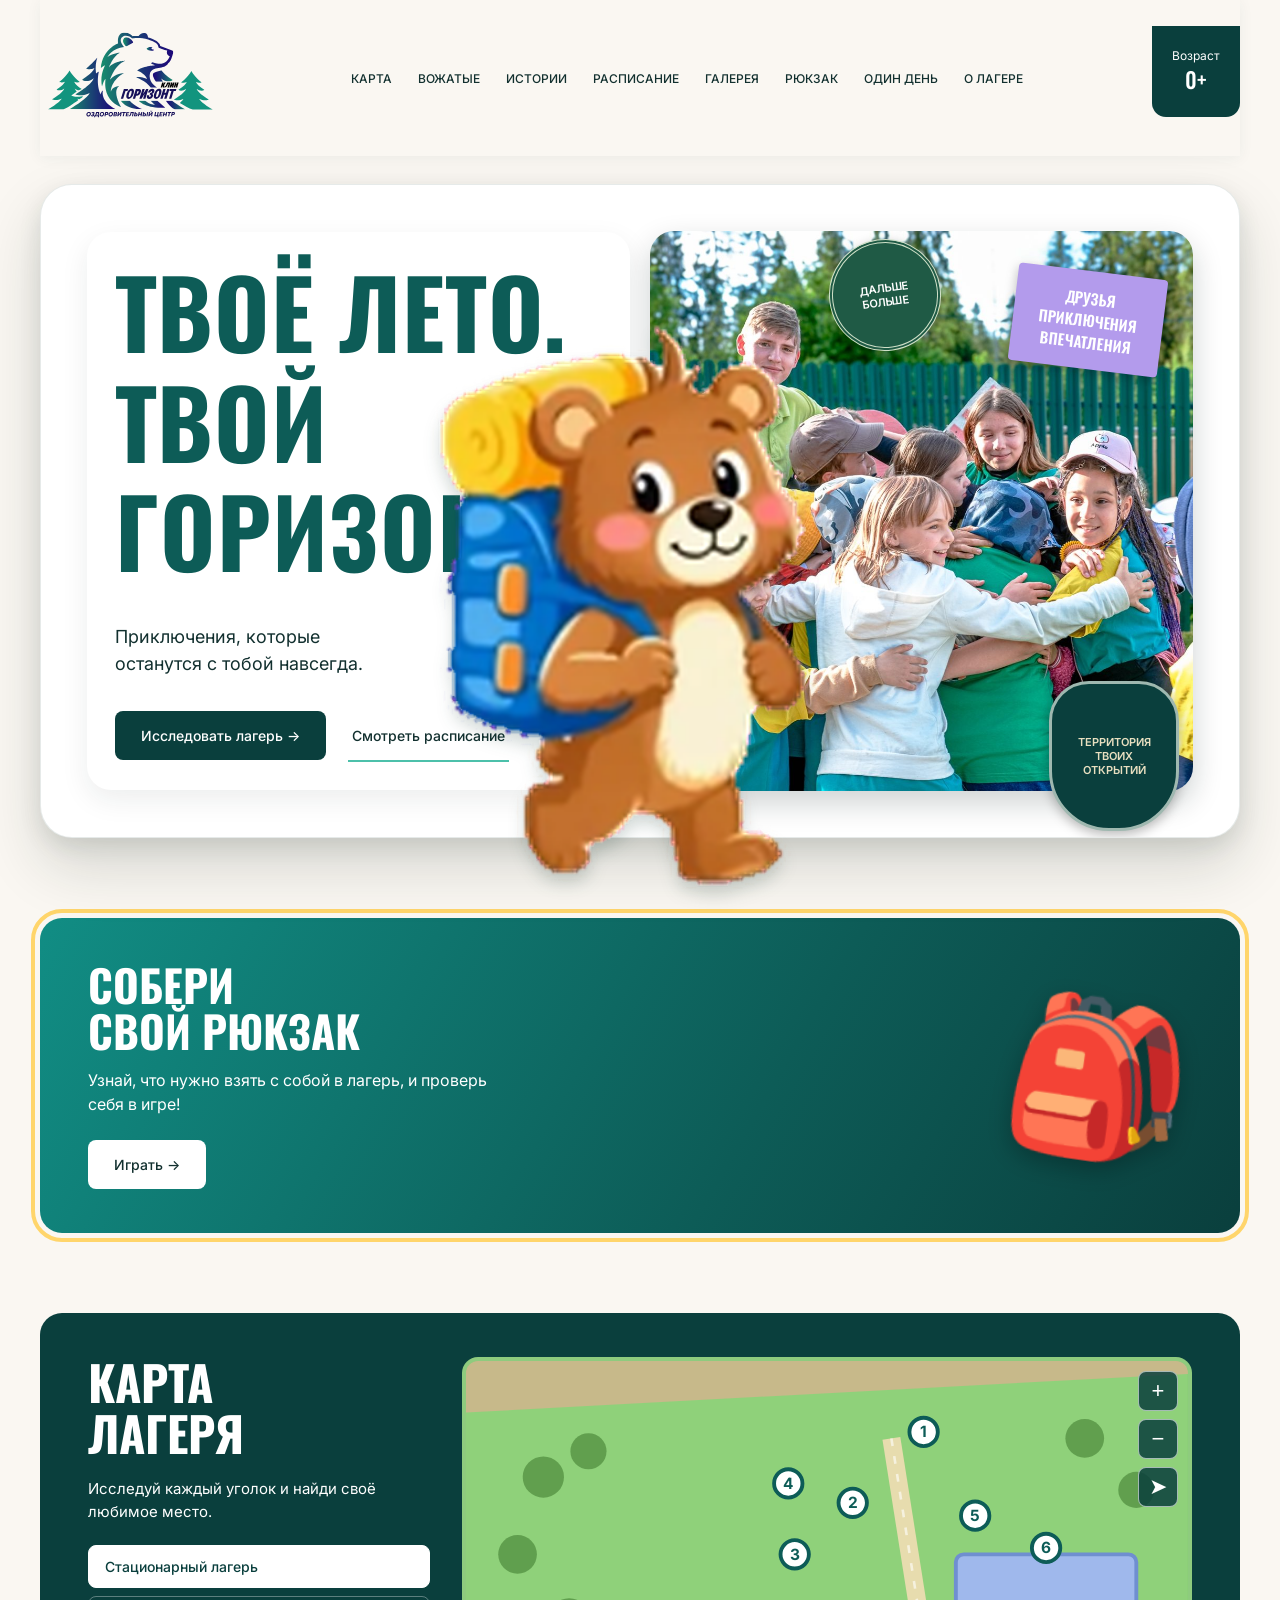
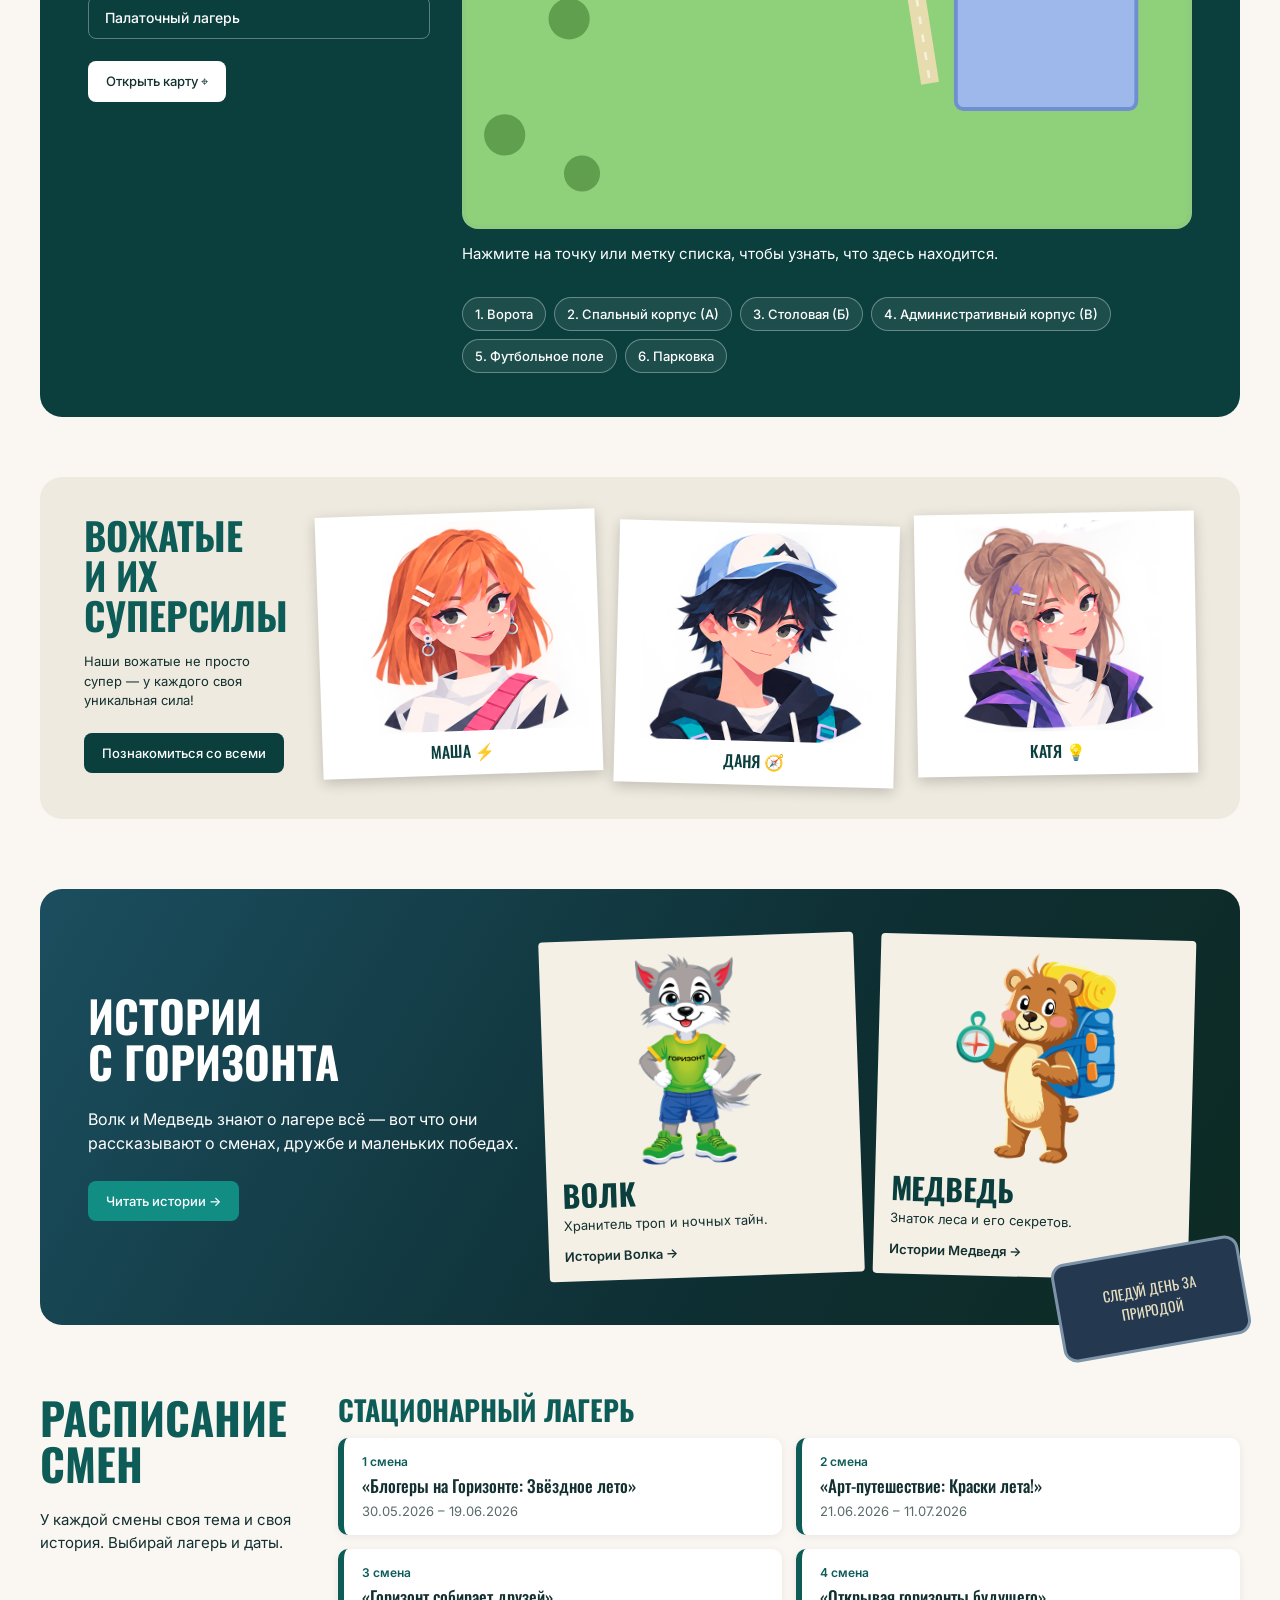
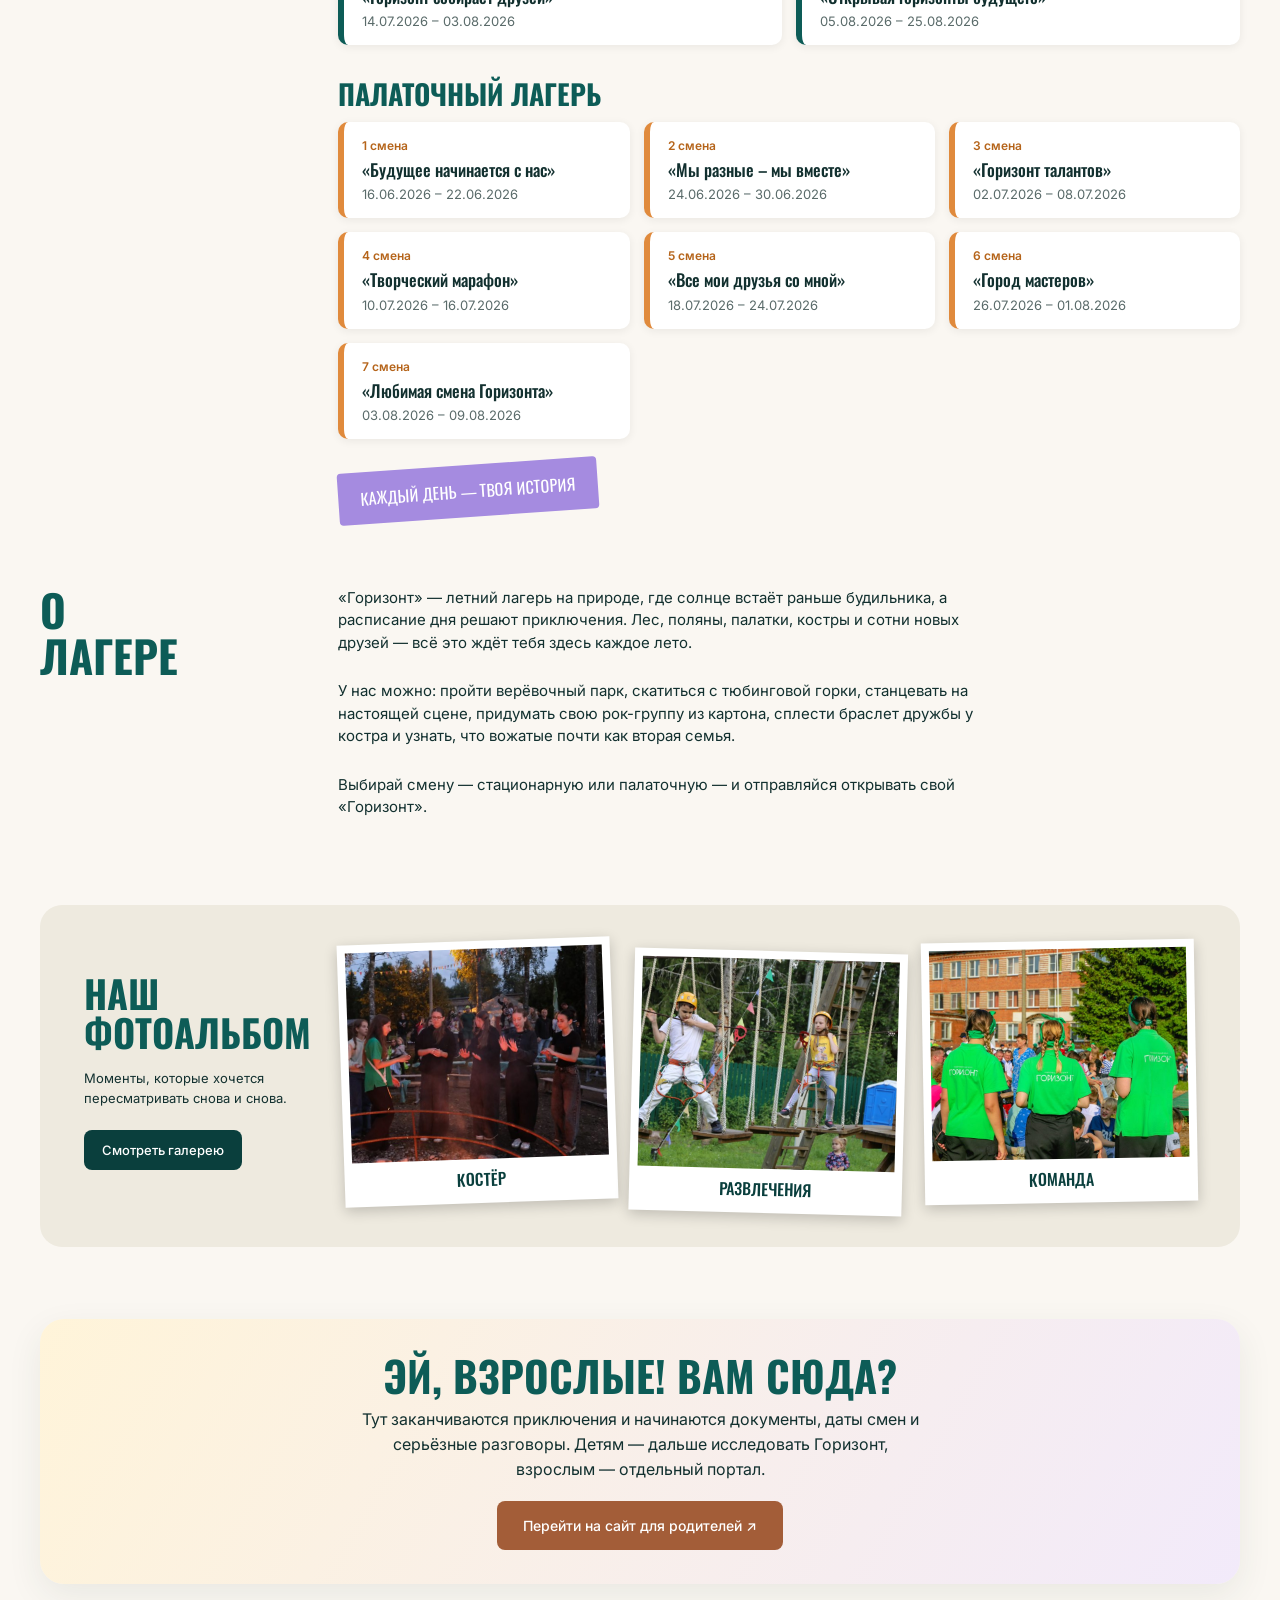
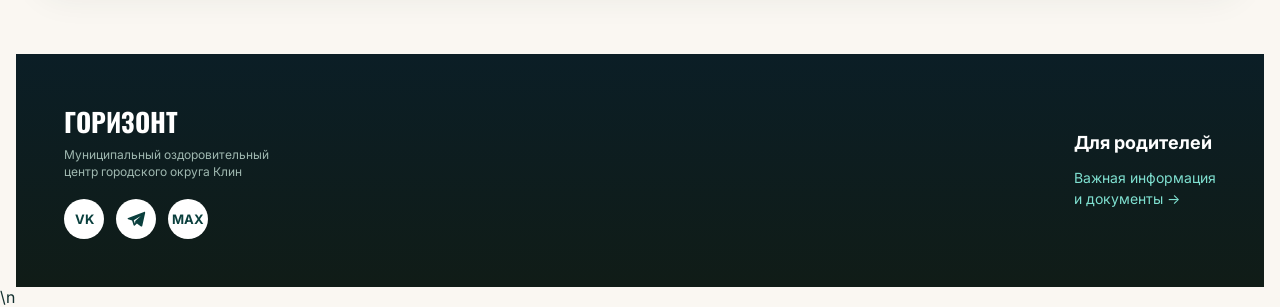
<file: index.html>
<!DOCTYPE html>
<html lang="ru">
<head>
<meta charset="utf-8">
<meta name="viewport" content="width=device-width, initial-scale=1">
<title>Горизонт — оздоровительный центр, Клин</title>
<link rel="preconnect" href="https://fonts.googleapis.com"><link rel="preconnect" href="https://fonts.gstatic.com" crossorigin>
<link href="https://fonts.googleapis.com/css2?family=Oswald:wght@500;700&family=Inter:wght@400;500;600&display=swap" rel="stylesheet">
<link rel="stylesheet" href="style.css">
<link rel="stylesheet" href="mascot.css">
</head>
<body id="top">
<div class="wrap">
 <header>
  <a class="logo" href="index.html" aria-label="Горизонт — на главную"><img src="assets/logo.svg" alt="Оздоровительный центр Горизонт, Клин"></a>
  <button class="menu-btn" id="navToggle" aria-label="Открыть меню" aria-expanded="false" aria-controls="mainNav">☰</button>
  <nav id="mainNav">
   <a href="#map">Карта</a><a href="guides.html">Вожатые</a><a href="stories.html">Истории</a><a href="#schedule">Расписание</a><a href="album.html">Галерея</a><a href="backpack.html">Рюкзак</a><a href="day.html">Один день</a><a href="#about">О лагере</a>
  </nav>
  <div class="age">Возраст<b>0+</b></div>
 </header>

 <section class="hero">
  <div>
   <h1>Твоё лето.<br>Твой горизонт.</h1>
   <p>Приключения, которые<br>останутся с тобой навсегда.</p>
   <a class="btn" href="#map">Исследовать лагерь →</a><a class="btn light" href="#schedule">Смотреть расписание</a>
  </div>
  <div class="hero-photo">
   <div class="hero-img" role="img" aria-label="Дети и вожатый обнимаются в кругу"></div>
   <div class="badge b1">Дальше<br>Больше</div>
   <div class="badge b2">Друзья<br>Приключения<br>Впечатления</div>
   <div class="badge b3">Территория твоих открытий</div>
  </div>
 </section>

  <section class="play reveal" id="play">
  <div>
   <h2>Собери<br>свой рюкзак</h2>
   <p>Узнай, что нужно взять с собой в лагерь, и проверь себя в игре!</p>
   <a class="btn white" href="backpack.html">Играть →</a>
  </div>
  <div class="play-em" aria-hidden="true">🎒</div>
 </section>

 <section class="map reveal" id="map">
  <div>
   <h2>Карта<br>лагеря</h2>
   <p>Исследуй каждый уголок и найди своё любимое место.</p>
   <div class="seg" id="tabs" role="tablist" aria-label="Выбор лагеря">
    <button class="on" role="tab" data-map="st">Стационарный лагерь</button>
    <button role="tab" data-map="tent">Палаточный лагерь</button>
   </div>
   <button class="btn white sm" id="full">Открыть карту ⌖</button>
  </div>
  <div class="map-view">
   <div class="stage" id="stage"></div>
   <p class="cap" id="cap"></p>
   <div class="chips" id="chips"></div>
   <div class="zoom"><button id="zin" aria-label="Приблизить">+</button><button id="zout" aria-label="Отдалить">−</button><button id="zrs" aria-label="Сбросить масштаб">➤</button></div>
  </div>
 </section>

 <section class="album reveal" id="guides">
  <div><h2>Вожатые<br>и их суперсилы</h2><p>Наши вожатые не просто супер — у каждого своя уникальная сила!</p><a class="btn sm" href="guides.html">Познакомиться со всеми</a></div>
  <div class="polas">
   <figure class="pola"><img src="assets/masha.png" alt="Маша" loading="lazy"><span>Маша ⚡</span></figure>
   <figure class="pola"><img src="assets/danya.png" alt="Даня" loading="lazy"><span>Даня 🧭</span></figure>
   <figure class="pola"><img src="assets/katya.png" alt="Катя" loading="lazy"><span>Катя 💡</span></figure>
  </div>
 </section>

 <section class="legend reveal" id="legends">
  <div><h2>Истории<br>с Горизонта</h2><p>Волк и Медведь знают о лагере всё — вот что они рассказывают о сменах, дружбе и маленьких победах.</p><a class="btn teal sm" href="stories.html">Читать истории →</a></div>
  <div class="notes">
   <div class="note"><img src="assets/wolf.png" alt="Волк — маскот лагеря" loading="lazy"><h3>Волк</h3><small>Хранитель троп и ночных тайн.</small><a href="stories.html">Истории Волка →</a></div>
   <div class="note"><img src="assets/bear.png" alt="Медведь — маскот лагеря" loading="lazy"><h3>Медведь</h3><small>Знаток леса и его секретов.</small><a href="stories.html">Истории Медведя →</a></div>
  </div>
  <div class="stamp">Следуй день за природой</div>
 </section>

 <section class="sec reveal" id="schedule">
  <div><h2>Расписание<br>смен</h2><p class="lead">У каждой смены своя тема и своя история. Выбирай лагерь и даты.</p></div>
  <div>
   <div class="groups">
    <div>
     <h3>Стационарный лагерь</h3>
     <div class="shifts g2">
      <article class="shift"><em>1 смена</em><b>«Блогеры на Горизонте: Звёздное лето»</b><time>30.05.2026 – 19.06.2026</time></article>
      <article class="shift"><em>2 смена</em><b>«Арт-путешествие: Краски лета!»</b><time>21.06.2026 – 11.07.2026</time></article>
      <article class="shift"><em>3 смена</em><b>«Горизонт собирает друзей»</b><time>14.07.2026 – 03.08.2026</time></article>
      <article class="shift"><em>4 смена</em><b>«Открывая горизонты будущего»</b><time>05.08.2026 – 25.08.2026</time></article>
     </div>
    </div>
    <div>
     <h3>Палаточный лагерь</h3>
     <div class="shifts g3">
      <article class="shift t"><em>1 смена</em><b>«Будущее начинается с нас»</b><time>16.06.2026 – 22.06.2026</time></article>
      <article class="shift t"><em>2 смена</em><b>«Мы разные – мы вместе»</b><time>24.06.2026 – 30.06.2026</time></article>
      <article class="shift t"><em>3 смена</em><b>«Горизонт талантов»</b><time>02.07.2026 – 08.07.2026</time></article>
      <article class="shift t"><em>4 смена</em><b>«Творческий марафон»</b><time>10.07.2026 – 16.07.2026</time></article>
      <article class="shift t"><em>5 смена</em><b>«Все мои друзья со мной»</b><time>18.07.2026 – 24.07.2026</time></article>
      <article class="shift t"><em>6 смена</em><b>«Город мастеров»</b><time>26.07.2026 – 01.08.2026</time></article>
      <article class="shift t"><em>7 смена</em><b>«Любимая смена Горизонта»</b><time>03.08.2026 – 09.08.2026</time></article>
     </div>
    </div>
   </div>
   <span class="tag">Каждый день — твоя история</span>
  </div>
 </section>

 <section class="sec reveal" id="about">
  <div><h2>О<br>лагере</h2></div>
  <div>
   <p class="lead" style="max-width:640px">«Горизонт» — летний лагерь на природе, где солнце встаёт раньше будильника, а расписание дня решают приключения. Лес, поляны, палатки, костры и сотни новых друзей — всё это ждёт тебя здесь каждое лето.</p>
   <p class="lead" style="max-width:640px">У нас можно: пройти верёвочный парк, скатиться с тюбинговой горки, станцевать на настоящей сцене, придумать свою рок-группу из картона, сплести браслет дружбы у костра и узнать, что вожатые почти как вторая семья.</p>
   <p class="lead" style="max-width:640px">Выбирай смену — стационарную или палаточную — и отправляйся открывать свой «Горизонт».</p>
  </div>
 </section>

 <section class="album reveal" id="album">
  <div><h2>Наш<br>фотоальбом</h2><p>Моменты, которые хочется пересматривать снова и снова.</p><a class="btn sm" href="album.html">Смотреть галерею</a></div>
  <div class="polas">
   <figure class="pola"><img src="assets/album-fire.jpg" alt="Костёр" loading="lazy"><span>Костёр</span></figure>
   <figure class="pola"><img src="assets/album-fun.jpg" alt="Развлечения" loading="lazy"><span>Развлечения</span></figure>
   <figure class="pola"><img src="assets/album-team.jpg" alt="Команда" loading="lazy"><span>Команда</span></figure>
  </div>
 </section>

 <footer>
  <div>
   <span class="fname">Горизонт</span>
   <div class="ftag">Муниципальный оздоровительный центр городского округа Клин</div>
   <div class="soc">
    <a href="https://vk.ru/gorizont_klin" target="_blank" rel="noopener" aria-label="ВКонтакте">VK</a>
    <a href="https://t.me/GorizontOfi" target="_blank" rel="noopener" aria-label="Telegram"><svg viewBox="0 0 24 24"><path d="M21.5 3.5 2.6 10.8c-.9.3-.9 1.3 0 1.6l4.7 1.5 1.8 5.6c.2.6 1 .8 1.4.3l2.6-2.5 4.9 3.6c.6.4 1.3.1 1.5-.6L23 4.7c.2-.9-.7-1.5-1.5-1.2zM9.3 13.5l8.4-5.2-6.6 6.2-.3 3.3z"/></svg></a>
    <a href="https://max.ru/id5020084209_gos" target="_blank" rel="noopener" aria-label="MAX">MAX</a>
   </div>
  </div>
  <div class="par"><b>Для родителей</b><a href="#parent-portal" class="parent-shortcut">Важная информация<br>и документы →</a></div>
 </footer>
</div>
<script src="script.js"></script>
<script src="nav.js"></script>
<script src="reveal.js"></script>
<script src="mascot.js"></script>\n</body>
</html>
</file>
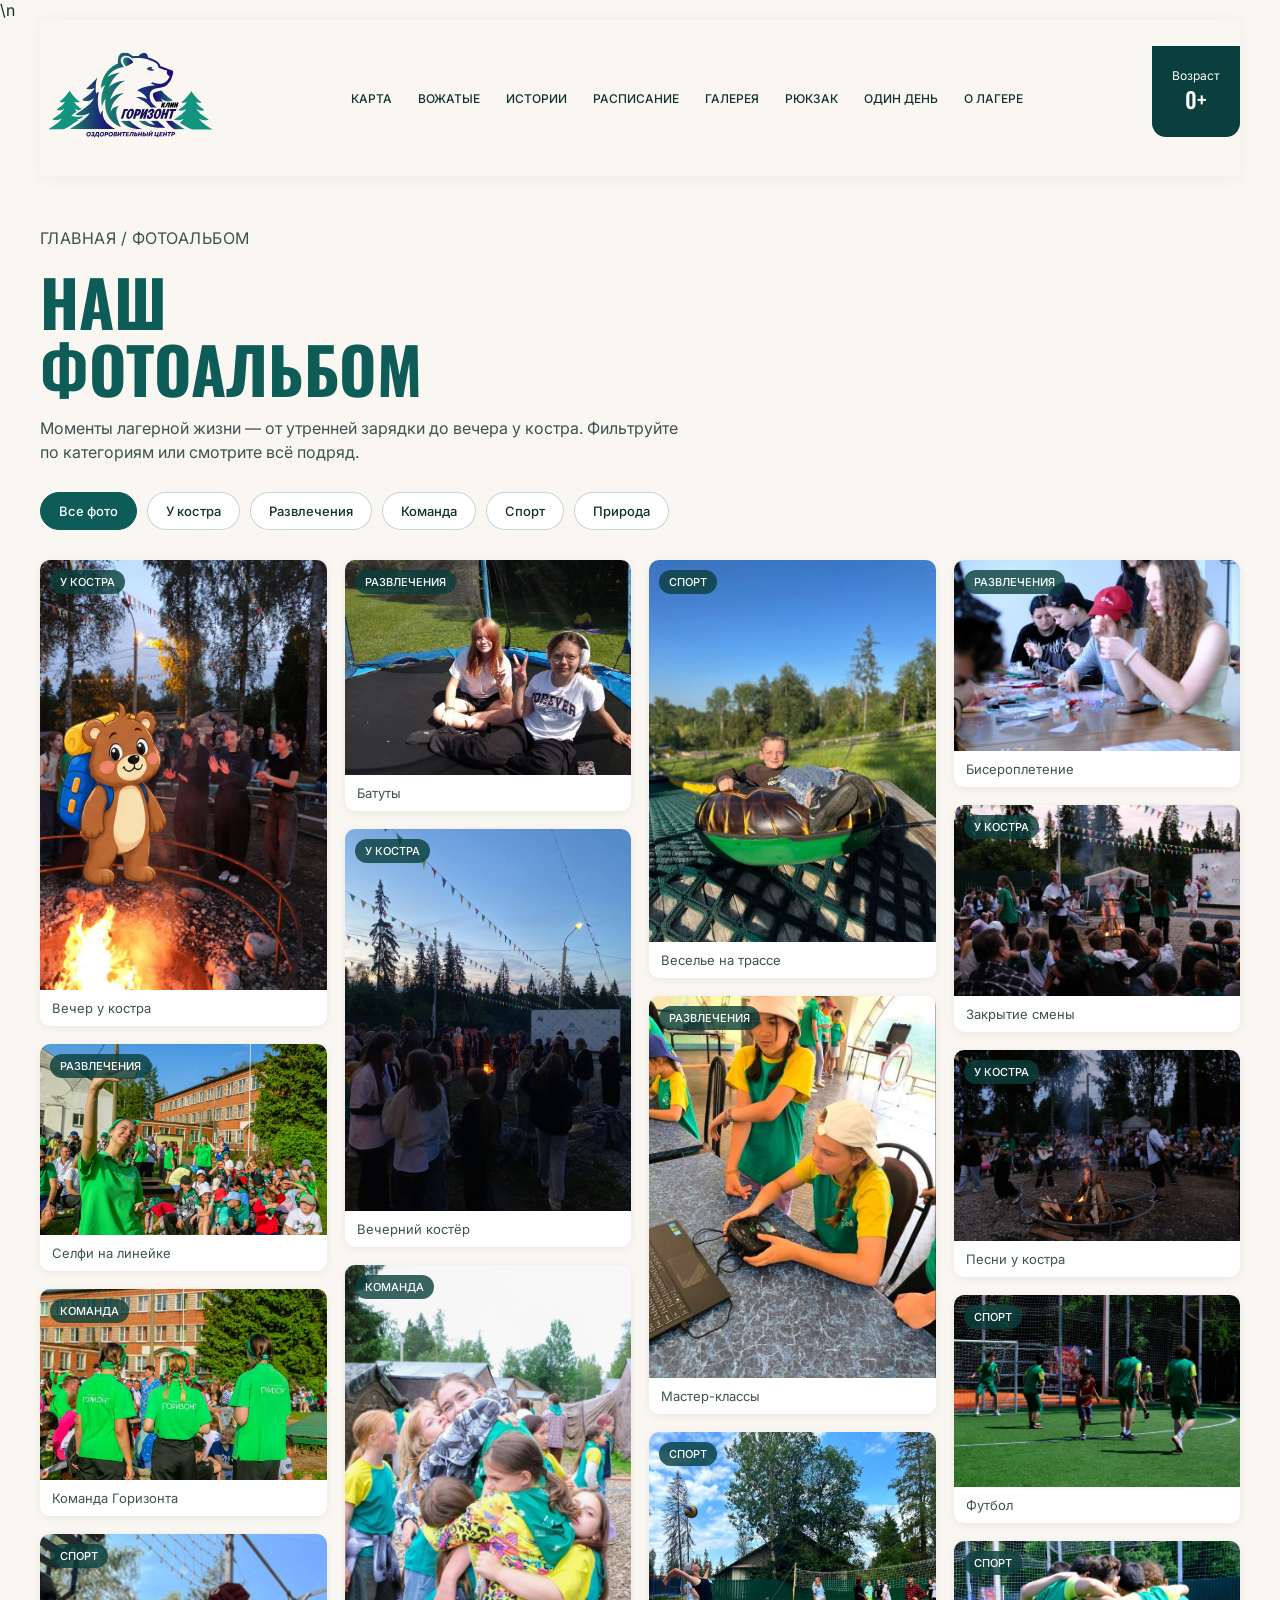
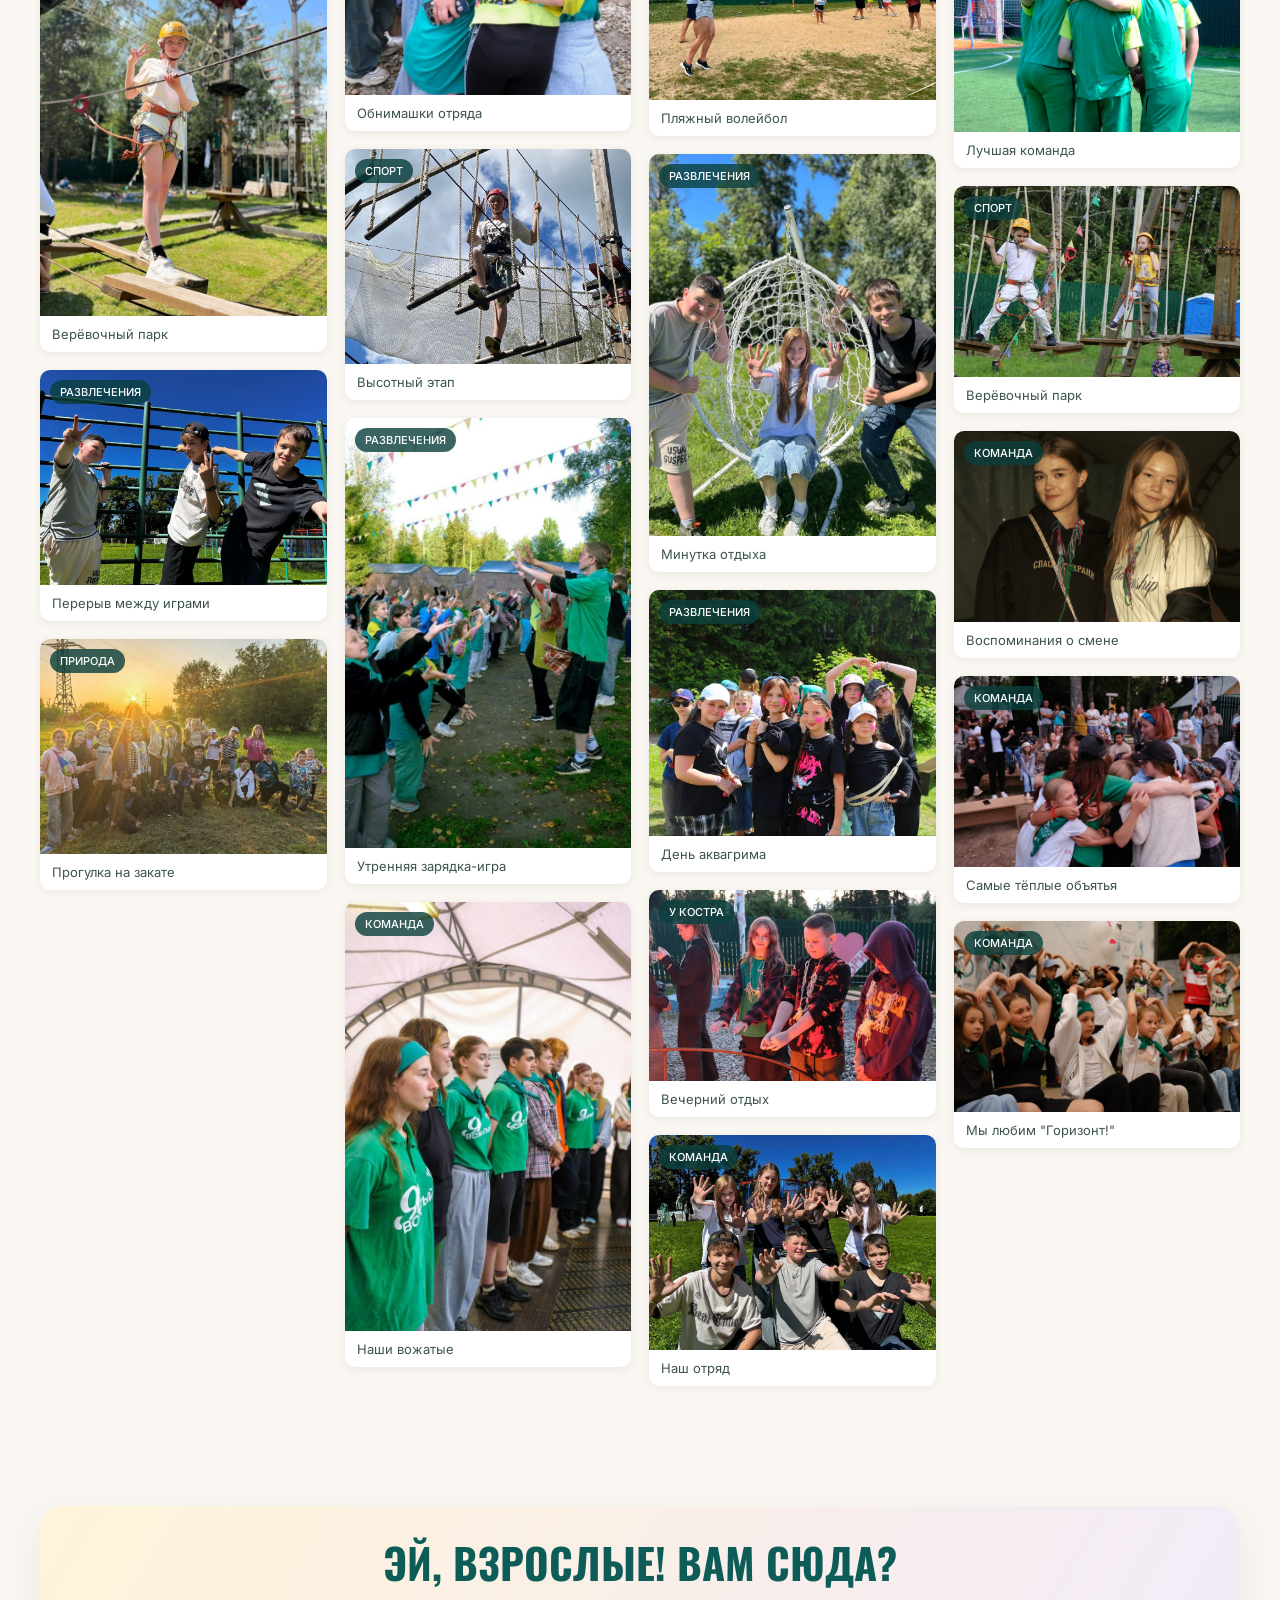
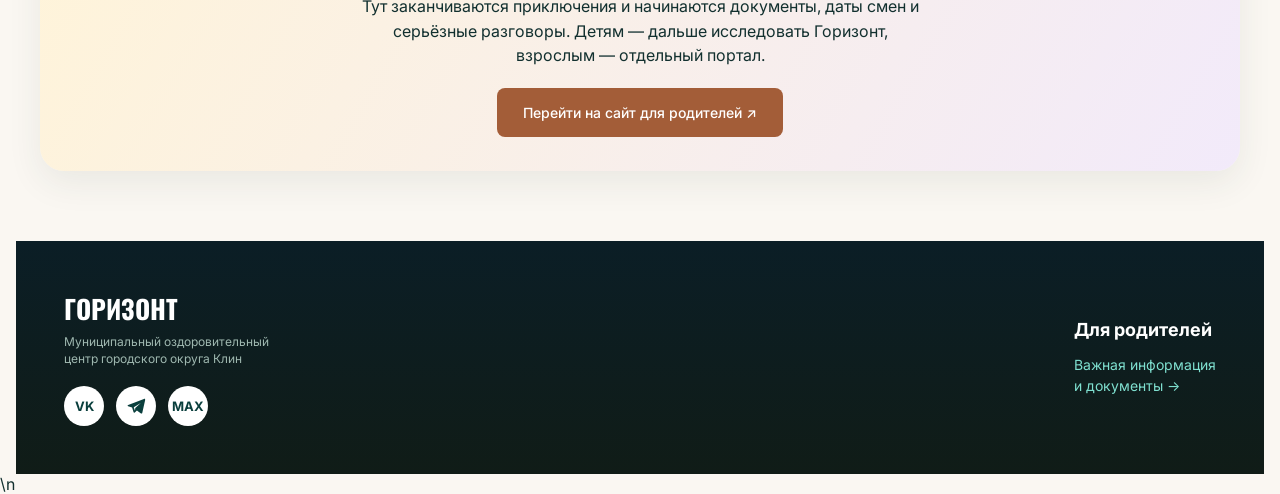
<file: album.html>
<!DOCTYPE html>
<html lang="ru">
<head>
<meta charset="utf-8">
<meta name="viewport" content="width=device-width, initial-scale=1">
<title>Фотоальбом — Горизонт</title>
<link rel="preconnect" href="https://fonts.googleapis.com"><link rel="preconnect" href="https://fonts.gstatic.com" crossorigin>
<link href="https://fonts.googleapis.com/css2?family=Oswald:wght@500;700&family=Inter:wght@400;500;600&display=swap" rel="stylesheet">
<link rel="stylesheet" href="style.css">\n<link rel="stylesheet" href="mascot.css">
</head>
<body>
<div class="wrap">
 <header>
  <a class="logo" href="index.html" aria-label="Горизонт — на главную"><img src="assets/logo.svg" alt="Оздоровительный центр Горизонт, Клин"></a>
  <button class="menu-btn" id="navToggle" aria-label="Открыть меню" aria-expanded="false" aria-controls="mainNav">☰</button>
  <nav id="mainNav">
   <a href="index.html#map">Карта</a><a href="guides.html">Вожатые</a><a href="stories.html">Истории</a><a href="index.html#schedule">Расписание</a><a href="album.html">Галерея</a><a href="backpack.html">Рюкзак</a><a href="day.html">Один день</a><a href="index.html#about">О лагере</a>
  </nav>
  <div class="age">Возраст<b>0+</b></div>
 </header>

 <section class="page-top">
  <p class="crumbs"><a href="index.html">Главная</a> / Фотоальбом</p>
  <h1>Наш<br>фотоальбом</h1>
  <p>Моменты лагерной жизни — от утренней зарядки до вечера у костра. Фильтруйте по категориям или смотрите всё подряд.</p>

  <div class="filters" id="filters" role="tablist" aria-label="Фильтр фотографий">
   <button class="on" data-cat="all">Все фото</button>
   <button data-cat="fire">У костра</button>
   <button data-cat="fun">Развлечения</button>
   <button data-cat="team">Команда</button>
   <button data-cat="sport">Спорт</button>
   <button data-cat="nature">Природа</button>
  </div>

  <div class="gallery" id="gallery">
   <figure class="g-item reveal" data-cat="fire"><span class="cat">У костра</span><img src="assets/album-fire.jpg" alt="Вечер у костра" loading="lazy"><figcaption>Вечер у костра</figcaption></figure>
   <figure class="g-item reveal" data-cat="fun"><span class="cat">Развлечения</span><img src="assets/g-selfie.jpg" alt="Селфи вожатой с отрядом" loading="lazy"><figcaption>Селфи на линейке</figcaption></figure>
   <figure class="g-item reveal" data-cat="team"><span class="cat">Команда</span><img src="assets/album-team.jpg" alt="Вожатые со спины в футболках Горизонт" loading="lazy"><figcaption>Команда Горизонта</figcaption></figure>
   <figure class="g-item reveal" data-cat="sport"><span class="cat">Спорт</span><img src="assets/g-ropes-girl.jpg" alt="Девочка на верёвочном курсе" loading="lazy"><figcaption>Верёвочный парк</figcaption></figure>
   <figure class="g-item reveal" data-cat="fun"><span class="cat">Развлечения</span><img src="assets/g-bars.jpg" alt="Ребята позируют на турниках" loading="lazy"><figcaption>Перерыв между играми</figcaption></figure>
   <figure class="g-item reveal" data-cat="nature"><span class="cat">Природа</span><img src="assets/g-sunset.jpg" alt="Отряд на закате в поле" loading="lazy"><figcaption>Прогулка на закате</figcaption></figure>
   <figure class="g-item reveal" data-cat="team"><span class="cat">Команда</span><img src="assets/g-group-banner.jpg" alt="Общее фото лагеря у баннера" loading="lazy"><figcaption>Общий сбор смены</figcaption></figure>
   <figure class="g-item reveal" data-cat="sport"><span class="cat">Спорт</span><img src="assets/g-tubing-girl.jpg" alt="Девочка на тюбинге" loading="lazy"><figcaption>Тюбинговая трасса</figcaption></figure>
   <figure class="g-item reveal" data-cat="fun"><span class="cat">Развлечения</span><img src="assets/g-trampoline.jpg" alt="Девочки на батуте" loading="lazy"><figcaption>Батуты</figcaption></figure>
   <figure class="g-item reveal" data-cat="fire"><span class="cat">У костра</span><img src="assets/g-evening-flags.jpg" alt="Вечерний сбор у костра с флажками" loading="lazy"><figcaption>Вечерний костёр</figcaption></figure>
   <figure class="g-item reveal" data-cat="team"><span class="cat">Команда</span><img src="assets/g-group-hug.jpg" alt="Объятия отряда в палаточном лагере" loading="lazy"><figcaption>Обнимашки отряда</figcaption></figure>
   <figure class="g-item reveal" data-cat="sport"><span class="cat">Спорт</span><img src="assets/g-ropes-boy.jpg" alt="Мальчик на верёвочном курсе" loading="lazy"><figcaption>Высотный этап</figcaption></figure>
   <figure class="g-item reveal" data-cat="fun"><span class="cat">Развлечения</span><img src="assets/g-clapping.jpg" alt="Отряд хлопает в ладоши на линейке" loading="lazy"><figcaption>Утренняя зарядка-игра</figcaption></figure>
   <figure class="g-item reveal" data-cat="team"><span class="cat">Команда</span><img src="assets/g-lineup.jpg" alt="Вожатые в футболках 9 отряда" loading="lazy"><figcaption>Наши вожатые</figcaption></figure>
   <figure class="g-item reveal" data-cat="sport"><span class="cat">Спорт</span><img src="assets/g-tubing-boy.jpg" alt="Мальчик катится на тюбинге" loading="lazy"><figcaption>Веселье на трассе</figcaption></figure>
   <figure class="g-item reveal" data-cat="fun"><span class="cat">Развлечения</span><img src="assets/g-drone.jpg" alt="Девочки управляют квадрокоптером" loading="lazy"><figcaption>Мастер-классы</figcaption></figure>
   <figure class="g-item reveal" data-cat="sport"><span class="cat">Спорт</span><img src="assets/g-volleyball.jpg" alt="Игра в пляжный волейбол" loading="lazy"><figcaption>Пляжный волейбол</figcaption></figure>
   <figure class="g-item reveal" data-cat="fun"><span class="cat">Развлечения</span><img src="assets/g-swing.jpg" alt="Ребята у подвесного кресла-качели" loading="lazy"><figcaption>Минутка отдыха</figcaption></figure>
   <figure class="g-item reveal" data-cat="fun"><span class="cat">Развлечения</span><img src="assets/g-facepaint.jpg" alt="Отряд с аквагримом" loading="lazy"><figcaption>День аквагрима</figcaption></figure>
   <figure class="g-item reveal" data-cat="fire"><span class="cat">У костра</span><img src="assets/g-bracelets.jpg" alt="Ребята греются у костра" loading="lazy"><figcaption>Вечерний отдых</figcaption></figure>
   <figure class="g-item reveal" data-cat="team"><span class="cat">Команда</span><img src="assets/g-hands.jpg" alt="Отряд показывает открытые ладони" loading="lazy"><figcaption>Наш отряд</figcaption></figure>
   <figure class="g-item reveal" data-cat="fun"><span class="cat">Развлечения</span><img src="assets/album-biser.jpg" alt="Кружок бисероплетения" loading="lazy"><figcaption>Бисероплетение</figcaption></figure>
   <figure class="g-item reveal" data-cat="fire"><span class="cat">У костра</span><img src="assets/album-firee.jpg" alt="Вечерний сбор у костра с гитарами" loading="lazy"><figcaption>Закрытие смены</figcaption></figure>
   <figure class="g-item reveal" data-cat="fire"><span class="cat">У костра</span><img src="assets/album-firee2.jpg" alt="Вечерний сбор у костра с гитарами" loading="lazy"><figcaption>Песни у костра</figcaption></figure>
   <figure class="g-item reveal" data-cat="sport"><span class="cat">Спорт</span><img src="assets/album-football.jpg" alt="Футбольный матч межуду двумя лагерями" loading="lazy"><figcaption>Футбол</figcaption></figure>
   <figure class="g-item reveal" data-cat="sport"><span class="cat">Спорт</span><img src="assets/album-footballteam.jpg" alt="Футбольная команда обговаривает тактику" loading="lazy"><figcaption>Лучшая команда</figcaption></figure>
   <figure class="g-item reveal" data-cat="sport"><span class="cat">Спорт</span><img src="assets/album-fun.jpg" alt="Девочки в верёвочном парке" loading="lazy"><figcaption>Верёвочный парк</figcaption></figure>
   <figure class="g-item reveal" data-cat="team"><span class="cat">Команда</span><img src="assets/album-girlshug.jpg" alt="Две девочки с ожерельями на закрытии смены" loading="lazy"><figcaption>Воспоминания о смене</figcaption></figure>
   <figure class="g-item reveal" data-cat="team"><span class="cat">Команда</span><img src="assets/album-hugging.jpg" alt="Отряд обнимается с вожатыми" loading="lazy"><figcaption>Самые тёплые объятья</figcaption></figure>
   <figure class="g-item reveal" data-cat="team"><span class="cat">Команда</span><img src="assets/album-memories.jpg" alt="Отряд показывает сердечко" loading="lazy"><figcaption>Мы любим "Горизонт!"</figcaption></figure>
</div>

 </section>

 <footer>
  <div>
   <span class="fname">Горизонт</span>
   <div class="ftag">Муниципальный оздоровительный центр городского округа Клин</div>
   <div class="soc">
    <a href="https://vk.ru/gorizont_klin" target="_blank" rel="noopener" aria-label="ВКонтакте">VK</a>
    <a href="https://t.me/GorizontOfi" target="_blank" rel="noopener" aria-label="Telegram"><svg viewBox="0 0 24 24"><path d="M21.5 3.5 2.6 10.8c-.9.3-.9 1.3 0 1.6l4.7 1.5 1.8 5.6c.2.6 1 .8 1.4.3l2.6-2.5 4.9 3.6c.6.4 1.3.1 1.5-.6L23 4.7c.2-.9-.7-1.5-1.5-1.2zM9.3 13.5l8.4-5.2-6.6 6.2-.3 3.3z"/></svg></a>
    <a href="https://max.ru/id5020084209_gos" target="_blank" rel="noopener" aria-label="MAX">MAX</a>
   </div>
  </div>
  <div class="par"><b>Для родителей</b><a href="#parent-portal" class="parent-shortcut">Важная информация<br>и документы →</a></div>
 </footer>
</div>
<script>
document.getElementById('filters').addEventListener('click',function(e){
 var b=e.target.closest('button'); if(!b) return;
 this.querySelectorAll('button').forEach(function(x){x.classList.remove('on')}); b.classList.add('on');
 var cat=b.dataset.cat;
 document.querySelectorAll('#gallery .g-item').forEach(function(it){
  it.style.display = (cat==='all' || it.dataset.cat===cat) ? '' : 'none';
 });
});
</script>
<script src="nav.js"></script>
<script src="reveal.js"></script>
<script src="mascot.js"></script>\n</body>
</html>
</file>
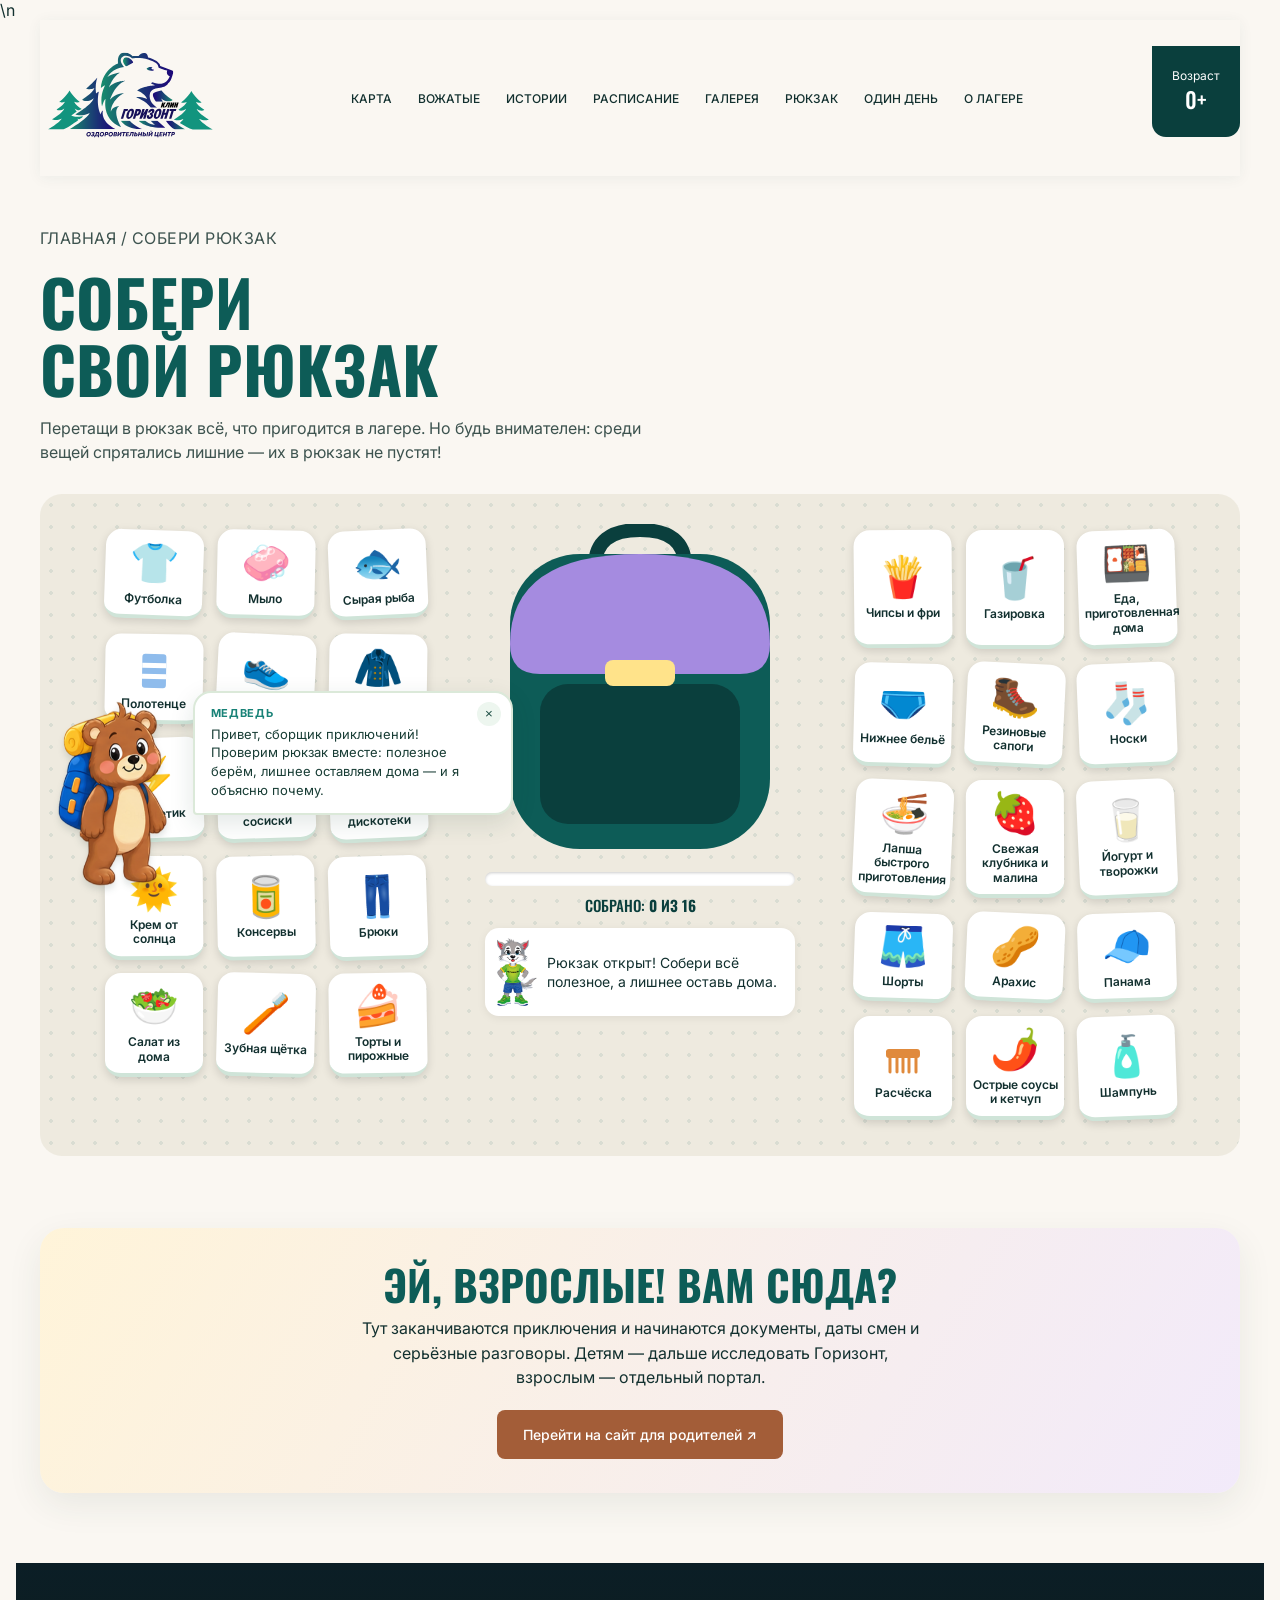
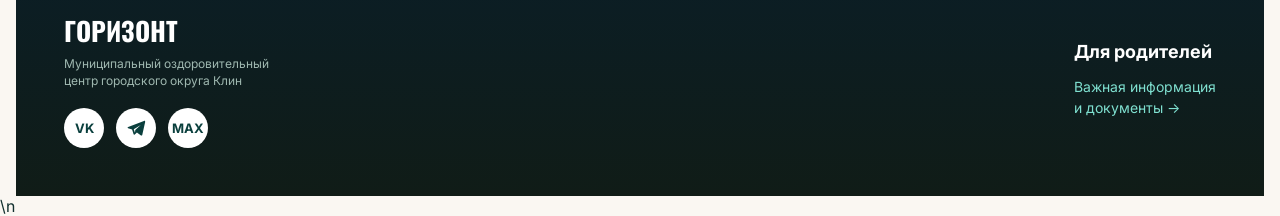
<file: backpack.html>
<!DOCTYPE html>
<html lang="ru">
<head>
<meta charset="utf-8">
<meta name="viewport" content="width=device-width, initial-scale=1">
<title>Собери рюкзак — Горизонт</title>
<link rel="preconnect" href="https://fonts.googleapis.com"><link rel="preconnect" href="https://fonts.gstatic.com" crossorigin>
<link href="https://fonts.googleapis.com/css2?family=Oswald:wght@500;700&family=Inter:wght@400;500;600&display=swap" rel="stylesheet">
<link rel="stylesheet" href="style.css">\n<link rel="stylesheet" href="mascot.css">
<link rel="stylesheet" href="backpack.css">
</head>
<body>
<div class="wrap">
 <header>
  <a class="logo" href="index.html" aria-label="Горизонт — на главную"><img src="assets/logo.svg" alt="Оздоровительный центр Горизонт, Клин"></a>
  <button class="menu-btn" id="navToggle" aria-label="Открыть меню" aria-expanded="false" aria-controls="mainNav">☰</button>
  <nav id="mainNav">
   <a href="index.html#map">Карта</a><a href="guides.html">Вожатые</a><a href="stories.html">Истории</a><a href="index.html#schedule">Расписание</a><a href="album.html">Галерея</a><a href="backpack.html">Рюкзак</a><a href="day.html">Один день</a><a href="index.html#about">О лагере</a>
  </nav>
  <div class="age">Возраст<b>0+</b></div>
 </header>

 <section class="page-top">
  <p class="crumbs"><a href="index.html">Главная</a> / Собери рюкзак</p>
  <h1>Собери<br>свой рюкзак</h1>
  <p>Перетащи в рюкзак всё, что пригодится в лагере. Но будь внимателен: среди вещей спрятались лишние — их в рюкзак не пустят!</p>
 </section>

 <section class="game" id="game">
  <div class="pile" id="left" aria-label="Вещи слева"></div>

  <div class="bagcol">
   <div class="bag" id="bag" aria-label="Рюкзак">
    <svg viewBox="0 0 280 330" aria-hidden="true">
     <path d="M95 42Q95 6 140 6T185 42" fill="none" stroke="#0a3f3d" stroke-width="14" stroke-linecap="round"/>
     <rect x="10" y="30" width="260" height="295" rx="70" fill="#0d5c57"/>
     <path d="M10 120Q10 30 140 30T270 120Q270 150 240 150H40Q10 150 10 120Z" fill="#a58be0"/>
     <rect x="40" y="160" width="200" height="140" rx="28" fill="#0a3f3d"/>
     <rect x="105" y="136" width="70" height="26" rx="8" fill="#ffe38a"/>
    </svg>
    <div class="stuff" id="stuff"></div>
   </div>
   <div class="side">
    <div class="prog" role="progressbar" aria-label="Собрано вещей"><i id="bar"></i></div>
    <p class="cnt">Собрано: <b id="cnt">0</b></p>
    <div class="say" id="say" aria-live="polite"><img src="assets/wolf.png" alt=""><p id="sayTx"></p></div>
   </div>
  </div>

  <div class="pile" id="right" aria-label="Вещи справа"></div>
 </section>

 <div class="win" id="win" role="dialog" aria-modal="true" aria-labelledby="winT" hidden>
  <div class="confetti" id="confetti" aria-hidden="true"></div>
  <div class="win-box">
   <div class="win-em">🎒</div>
   <h2 id="winT">Рюкзак собран!</h2>
   <p>Ты готов к Горизонту!</p>
   <a class="btn" href="index.html#map">Исследовать лагерь →</a>
   <button class="btn light" id="again" type="button">Собрать ещё раз</button>
  </div>
 </div>

 <footer>
  <div>
   <span class="fname">Горизонт</span>
   <div class="ftag">Муниципальный оздоровительный центр городского округа Клин</div>
   <div class="soc">
    <a href="https://vk.ru/gorizont_klin" target="_blank" rel="noopener" aria-label="ВКонтакте">VK</a>
    <a href="https://t.me/GorizontOfi" target="_blank" rel="noopener" aria-label="Telegram"><svg viewBox="0 0 24 24"><path d="M21.5 3.5 2.6 10.8c-.9.3-.9 1.3 0 1.6l4.7 1.5 1.8 5.6c.2.6 1 .8 1.4.3l2.6-2.5 4.9 3.6c.6.4 1.3.1 1.5-.6L23 4.7c.2-.9-.7-1.5-1.5-1.2zM9.3 13.5l8.4-5.2-6.6 6.2-.3 3.3z"/></svg></a>
    <a href="https://max.ru/id5020084209_gos" target="_blank" rel="noopener" aria-label="MAX">MAX</a>
   </div>
  </div>
  <div class="par"><b>Для родителей</b><a href="#parent-portal" class="parent-shortcut">Важная информация<br>и документы →</a></div>
 </footer>
</div>
<script src="nav.js"></script>
<script src="backpack.js"></script>
<script src="mascot.js"></script>\n</body>
</html>
</file>
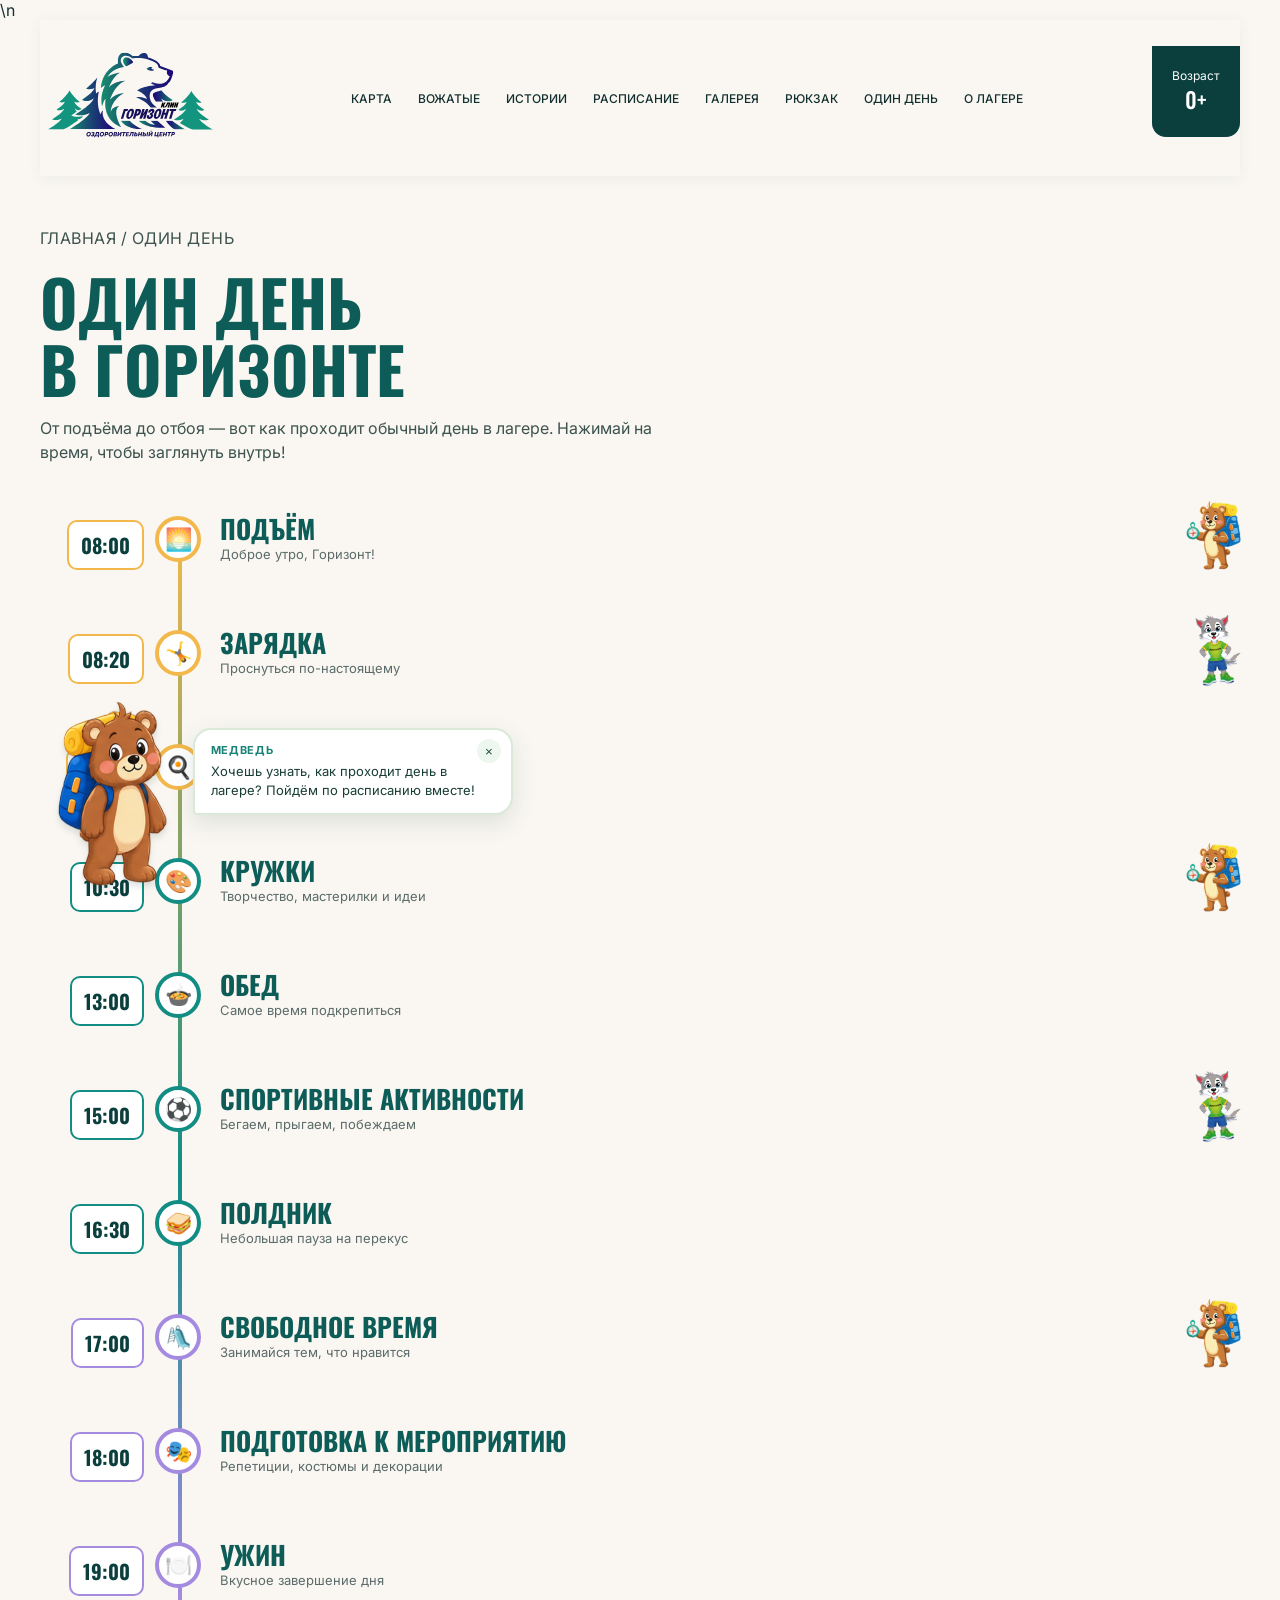
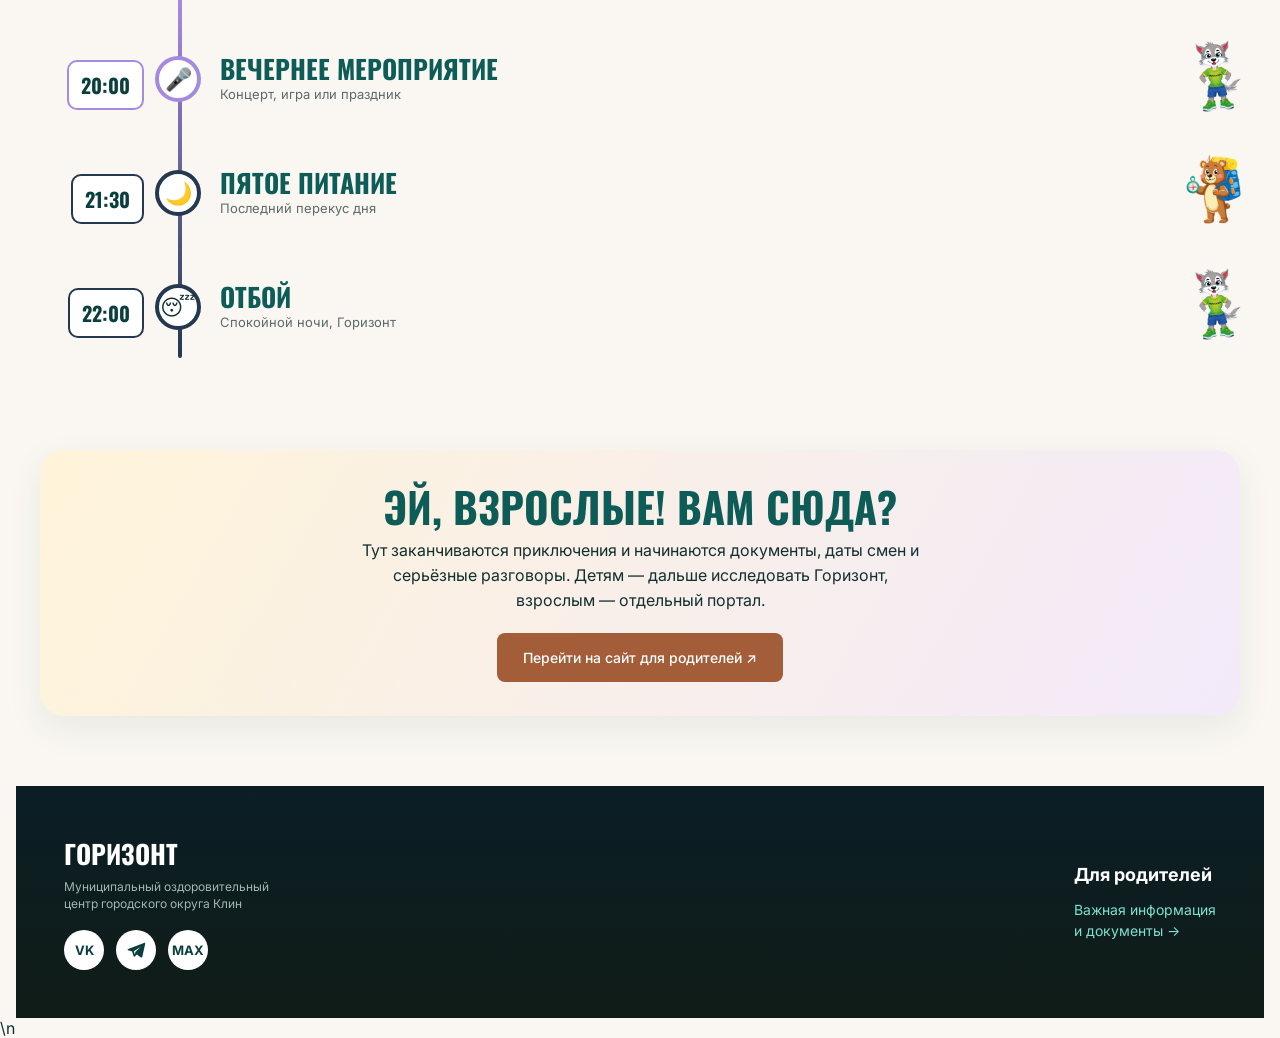
<file: day.html>
<!DOCTYPE html>
<html lang="ru">
<head>
<meta charset="utf-8">
<meta name="viewport" content="width=device-width, initial-scale=1">
<title>Один день в Горизонте</title>
<link rel="preconnect" href="https://fonts.googleapis.com"><link rel="preconnect" href="https://fonts.gstatic.com" crossorigin>
<link href="https://fonts.googleapis.com/css2?family=Oswald:wght@500;700&family=Inter:wght@400;500;600&display=swap" rel="stylesheet">
<link rel="stylesheet" href="style.css">\n<link rel="stylesheet" href="mascot.css">
<link rel="stylesheet" href="day.css">
</head>
<body>
<div class="wrap">
 <header>
  <a class="logo" href="index.html" aria-label="Горизонт — на главную"><img src="assets/logo.svg" alt="Оздоровительный центр Горизонт, Клин"></a>
  <button class="menu-btn" id="navToggle" aria-label="Открыть меню" aria-expanded="false" aria-controls="mainNav">☰</button>
  <nav id="mainNav">
   <a href="index.html#map">Карта</a><a href="guides.html">Вожатые</a><a href="stories.html">Истории</a><a href="index.html#schedule">Расписание</a><a href="album.html">Галерея</a><a href="backpack.html">Рюкзак</a><a href="day.html">Один день</a><a href="index.html#about">О лагере</a>
  </nav>
  <div class="age">Возраст<b>0+</b></div>
 </header>

 <section class="page-top">
  <p class="crumbs"><a href="index.html">Главная</a> / Один день</p>
  <h1>Один день<br>в Горизонте</h1>
  <p>От подъёма до отбоя — вот как проходит обычный день в лагере. Нажимай на время, чтобы заглянуть внутрь!</p>
 </section>

 <ol class="tl" id="tl"></ol>

 <footer>
  <div>
   <span class="fname">Горизонт</span>
   <div class="ftag">Муниципальный оздоровительный центр городского округа Клин</div>
   <div class="soc">
    <a href="https://vk.ru/gorizont_klin" target="_blank" rel="noopener" aria-label="ВКонтакте">VK</a>
    <a href="https://t.me/GorizontOfi" target="_blank" rel="noopener" aria-label="Telegram"><svg viewBox="0 0 24 24"><path d="M21.5 3.5 2.6 10.8c-.9.3-.9 1.3 0 1.6l4.7 1.5 1.8 5.6c.2.6 1 .8 1.4.3l2.6-2.5 4.9 3.6c.6.4 1.3.1 1.5-.6L23 4.7c.2-.9-.7-1.5-1.5-1.2zM9.3 13.5l8.4-5.2-6.6 6.2-.3 3.3z"/></svg></a>
    <a href="https://max.ru/id5020084209_gos" target="_blank" rel="noopener" aria-label="MAX">MAX</a>
   </div>
  </div>
  <div class="par"><b>Для родителей</b><a href="#parent-portal" class="parent-shortcut">Важная информация<br>и документы →</a></div>
 </footer>
</div>
<script src="nav.js"></script>
<script src="day.js"></script>
<script src="reveal.js"></script>
<script src="mascot.js"></script>\n</body>
</html>
</file>
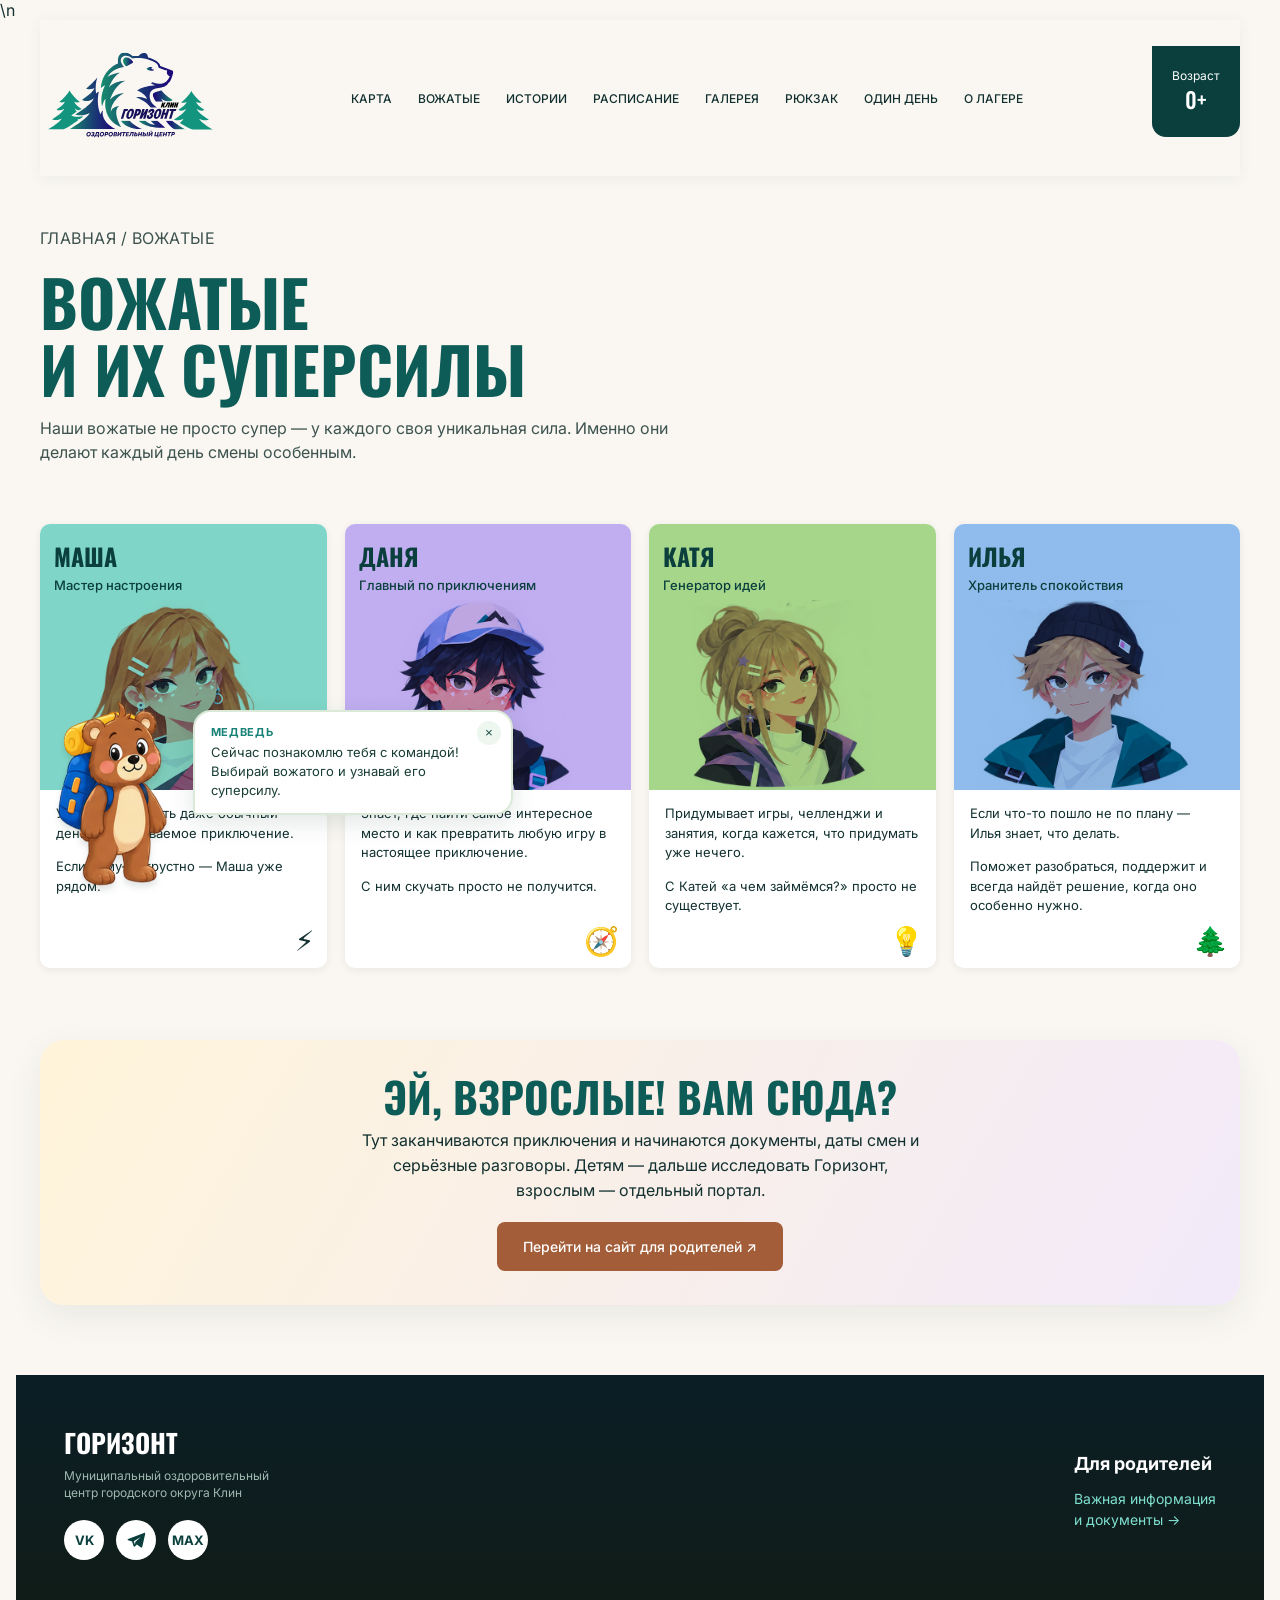
<file: guides.html>
<!DOCTYPE html>
<html lang="ru">
<head>
<meta charset="utf-8">
<meta name="viewport" content="width=device-width, initial-scale=1">
<title>Вожатые — Горизонт</title>
<link rel="preconnect" href="https://fonts.googleapis.com"><link rel="preconnect" href="https://fonts.gstatic.com" crossorigin>
<link href="https://fonts.googleapis.com/css2?family=Oswald:wght@500;700&family=Inter:wght@400;500;600&display=swap" rel="stylesheet">
<link rel="stylesheet" href="style.css">\n<link rel="stylesheet" href="mascot.css">
</head>
<body>
<div class="wrap">
 <header>
  <a class="logo" href="index.html" aria-label="Горизонт — на главную"><img src="assets/logo.svg" alt="Оздоровительный центр Горизонт, Клин"></a>
  <button class="menu-btn" id="navToggle" aria-label="Открыть меню" aria-expanded="false" aria-controls="mainNav">☰</button>
  <nav id="mainNav">
   <a href="index.html#map">Карта</a><a href="guides.html">Вожатые</a><a href="stories.html">Истории</a><a href="index.html#schedule">Расписание</a><a href="album.html">Галерея</a><a href="backpack.html">Рюкзак</a><a href="day.html">Один день</a><a href="index.html#about">О лагере</a>
  </nav>
  <div class="age">Возраст<b>0+</b></div>
 </header>

 <section class="page-top">
  <p class="crumbs"><a href="index.html">Главная</a> / Вожатые</p>
  <h1>Вожатые<br>и их суперсилы</h1>
  <p>Наши вожатые не просто супер — у каждого своя уникальная сила. Именно они делают каждый день смены особенным.</p>
 </section>

 <section class="cards" style="margin:30px 0 60px">
  <article class="card c1 reveal"><div class="top"><b>Маша</b><span>Мастер настроения</span><img src="assets/masha.png" alt="Маша" loading="lazy"></div><p>Умеет превращать даже обычный день в незабываемое приключение.</p><p>Если кому-то грустно — Маша уже рядом.</p><i class="em">⚡</i></article>
  <article class="card c2 reveal"><div class="top"><b>Даня</b><span>Главный по приключениям</span><img src="assets/danya.png" alt="Даня" loading="lazy"></div><p>Знает, где найти самое интересное место и как превратить любую игру в настоящее приключение.</p><p>С ним скучать просто не получится.</p><i class="em">🧭</i></article>
  <article class="card c3 reveal"><div class="top"><b>Катя</b><span>Генератор идей</span><img src="assets/katya.png" alt="Катя" loading="lazy"></div><p>Придумывает игры, челленджи и занятия, когда кажется, что придумать уже нечего.</p><p>С Катей «а чем займёмся?» просто не существует.</p><i class="em">💡</i></article>
  <article class="card c4 reveal"><div class="top"><b>Илья</b><span>Хранитель спокойствия</span><img src="assets/ilya.png" alt="Илья" loading="lazy"></div><p>Если что-то пошло не по плану — Илья знает, что делать.</p><p>Поможет разобраться, поддержит и всегда найдёт решение, когда оно особенно нужно.</p><i class="em">🌲</i></article>
 </section>

 <footer>
  <div>
   <span class="fname">Горизонт</span>
   <div class="ftag">Муниципальный оздоровительный центр городского округа Клин</div>
   <div class="soc">
    <a href="https://vk.ru/gorizont_klin" target="_blank" rel="noopener" aria-label="ВКонтакте">VK</a>
    <a href="https://t.me/GorizontOfi" target="_blank" rel="noopener" aria-label="Telegram"><svg viewBox="0 0 24 24"><path d="M21.5 3.5 2.6 10.8c-.9.3-.9 1.3 0 1.6l4.7 1.5 1.8 5.6c.2.6 1 .8 1.4.3l2.6-2.5 4.9 3.6c.6.4 1.3.1 1.5-.6L23 4.7c.2-.9-.7-1.5-1.5-1.2zM9.3 13.5l8.4-5.2-6.6 6.2-.3 3.3z"/></svg></a>
    <a href="https://max.ru/id5020084209_gos" target="_blank" rel="noopener" aria-label="MAX">MAX</a>
   </div>
  </div>
  <div class="par"><b>Для родителей</b><a href="#parent-portal" class="parent-shortcut">Важная информация<br>и документы →</a></div>
 </footer>
</div>
<script src="nav.js"></script>
<script src="reveal.js"></script>
<script src="mascot.js"></script>\n</body>
</html>
</file>
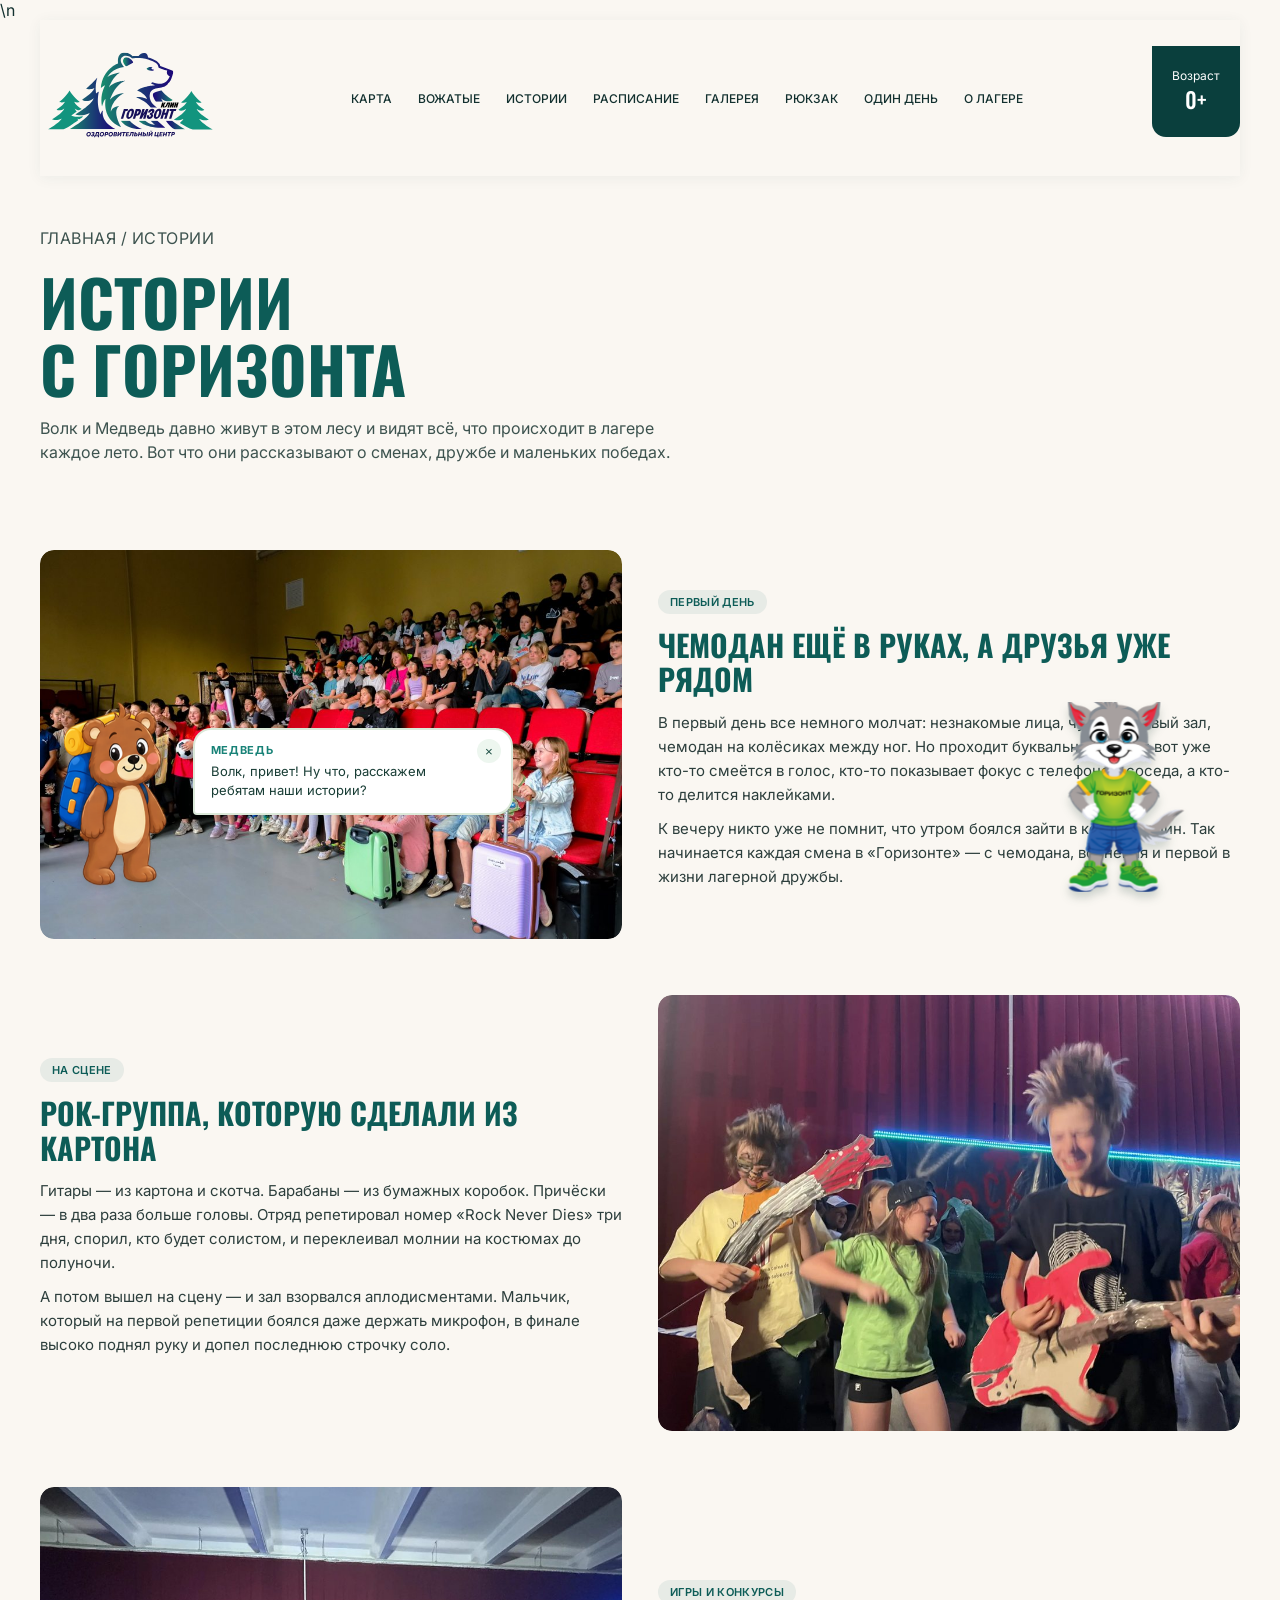
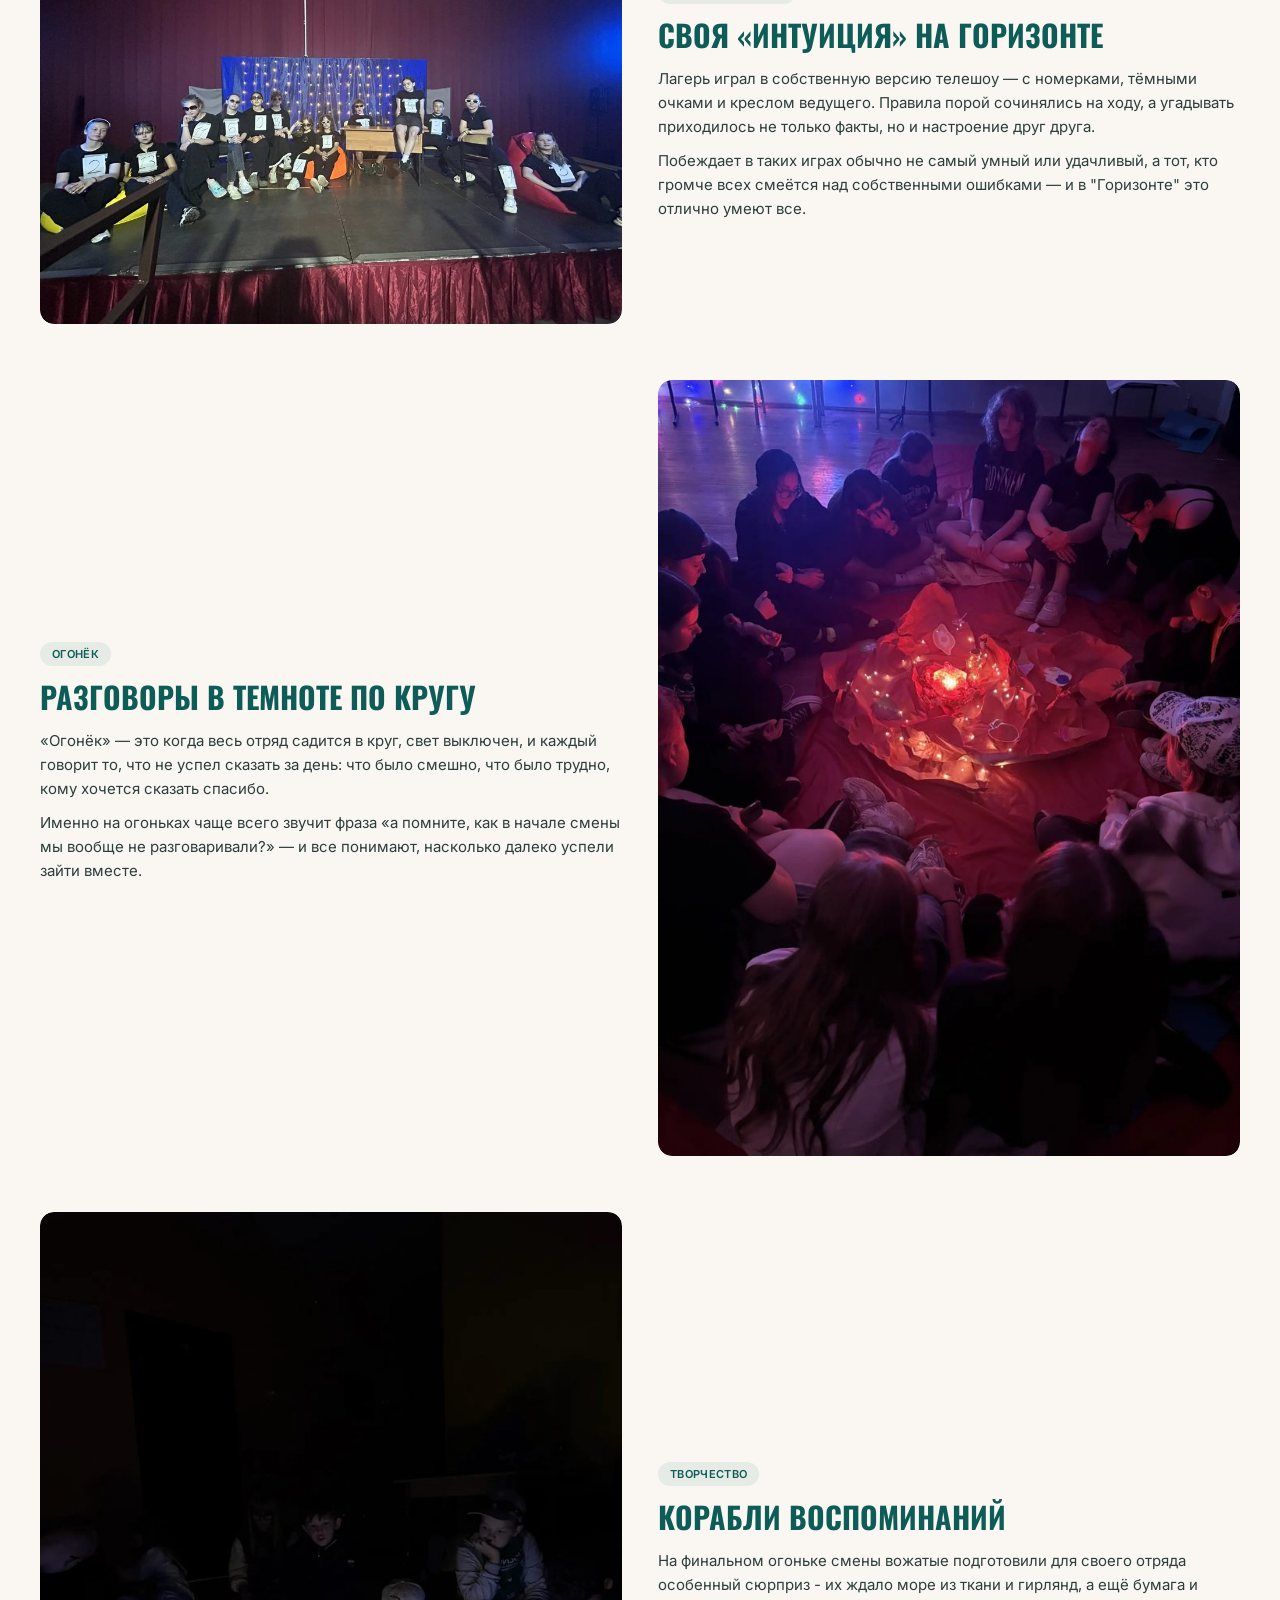
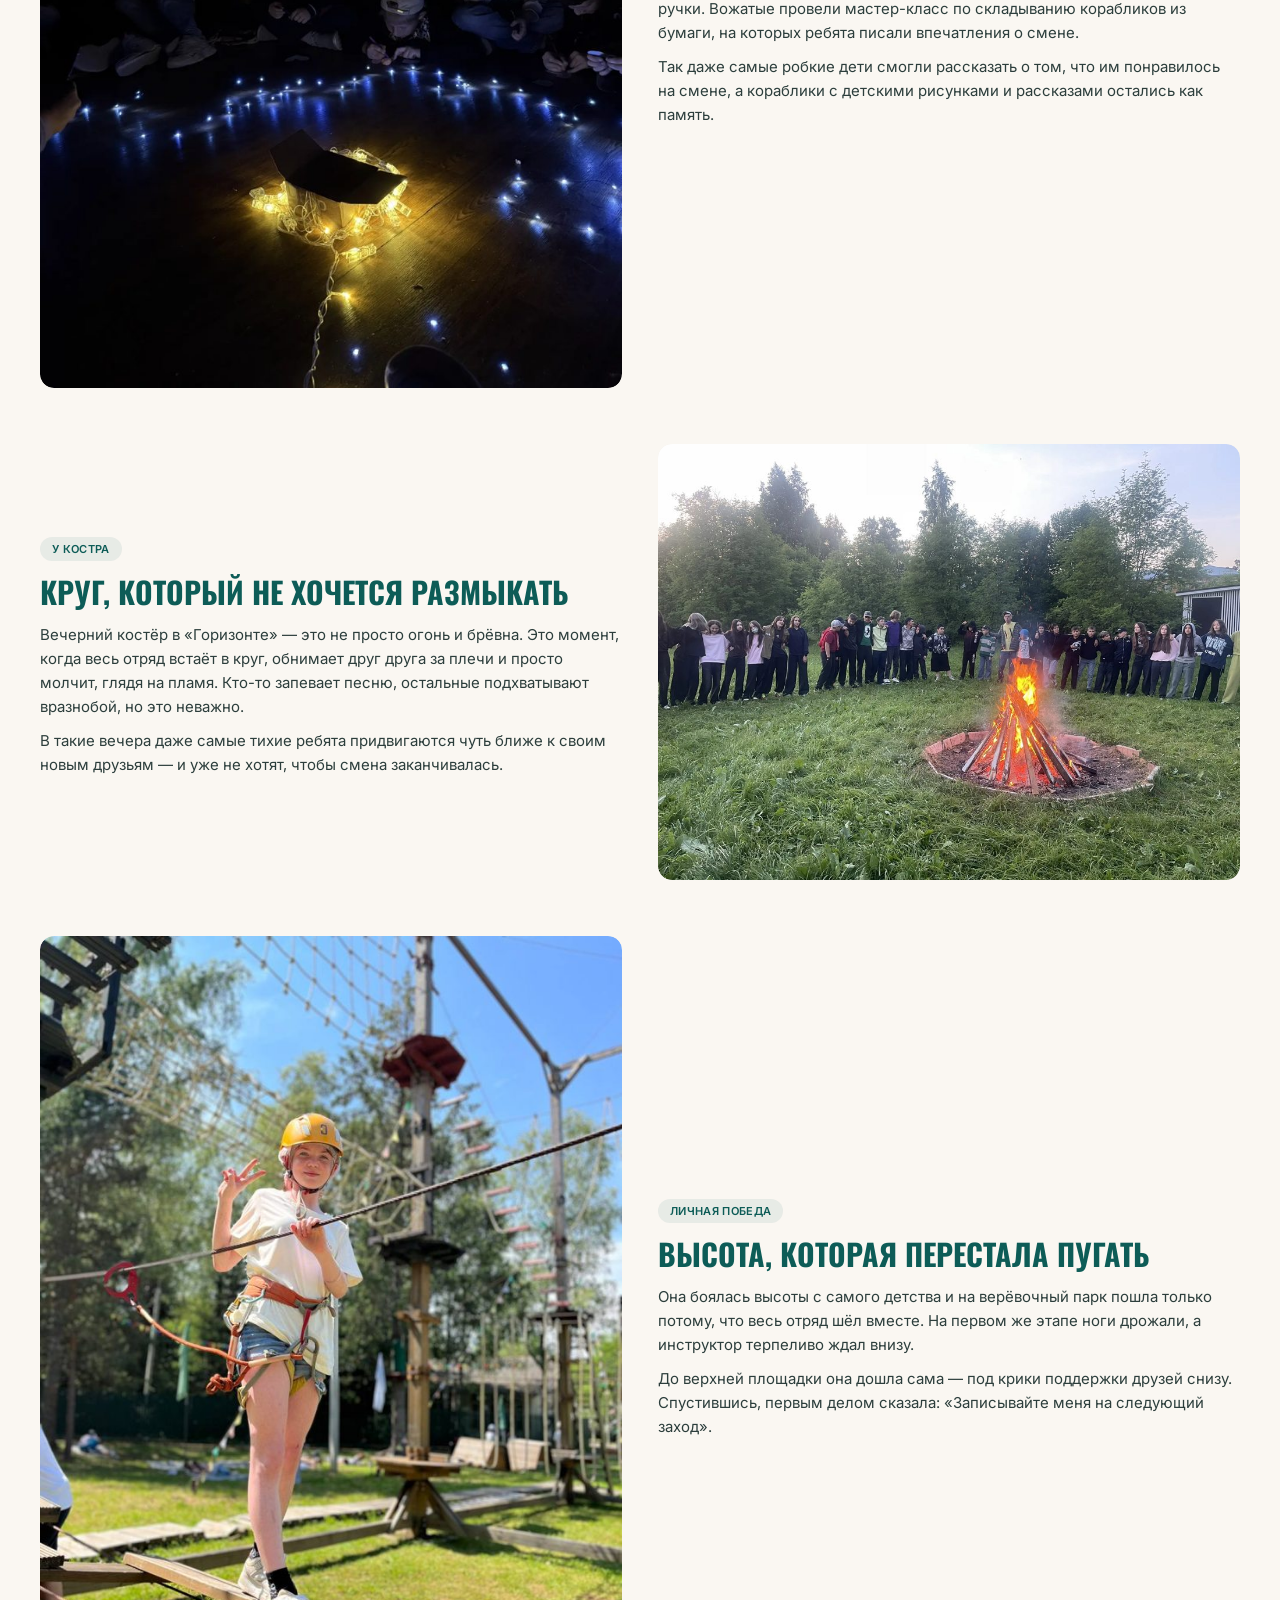
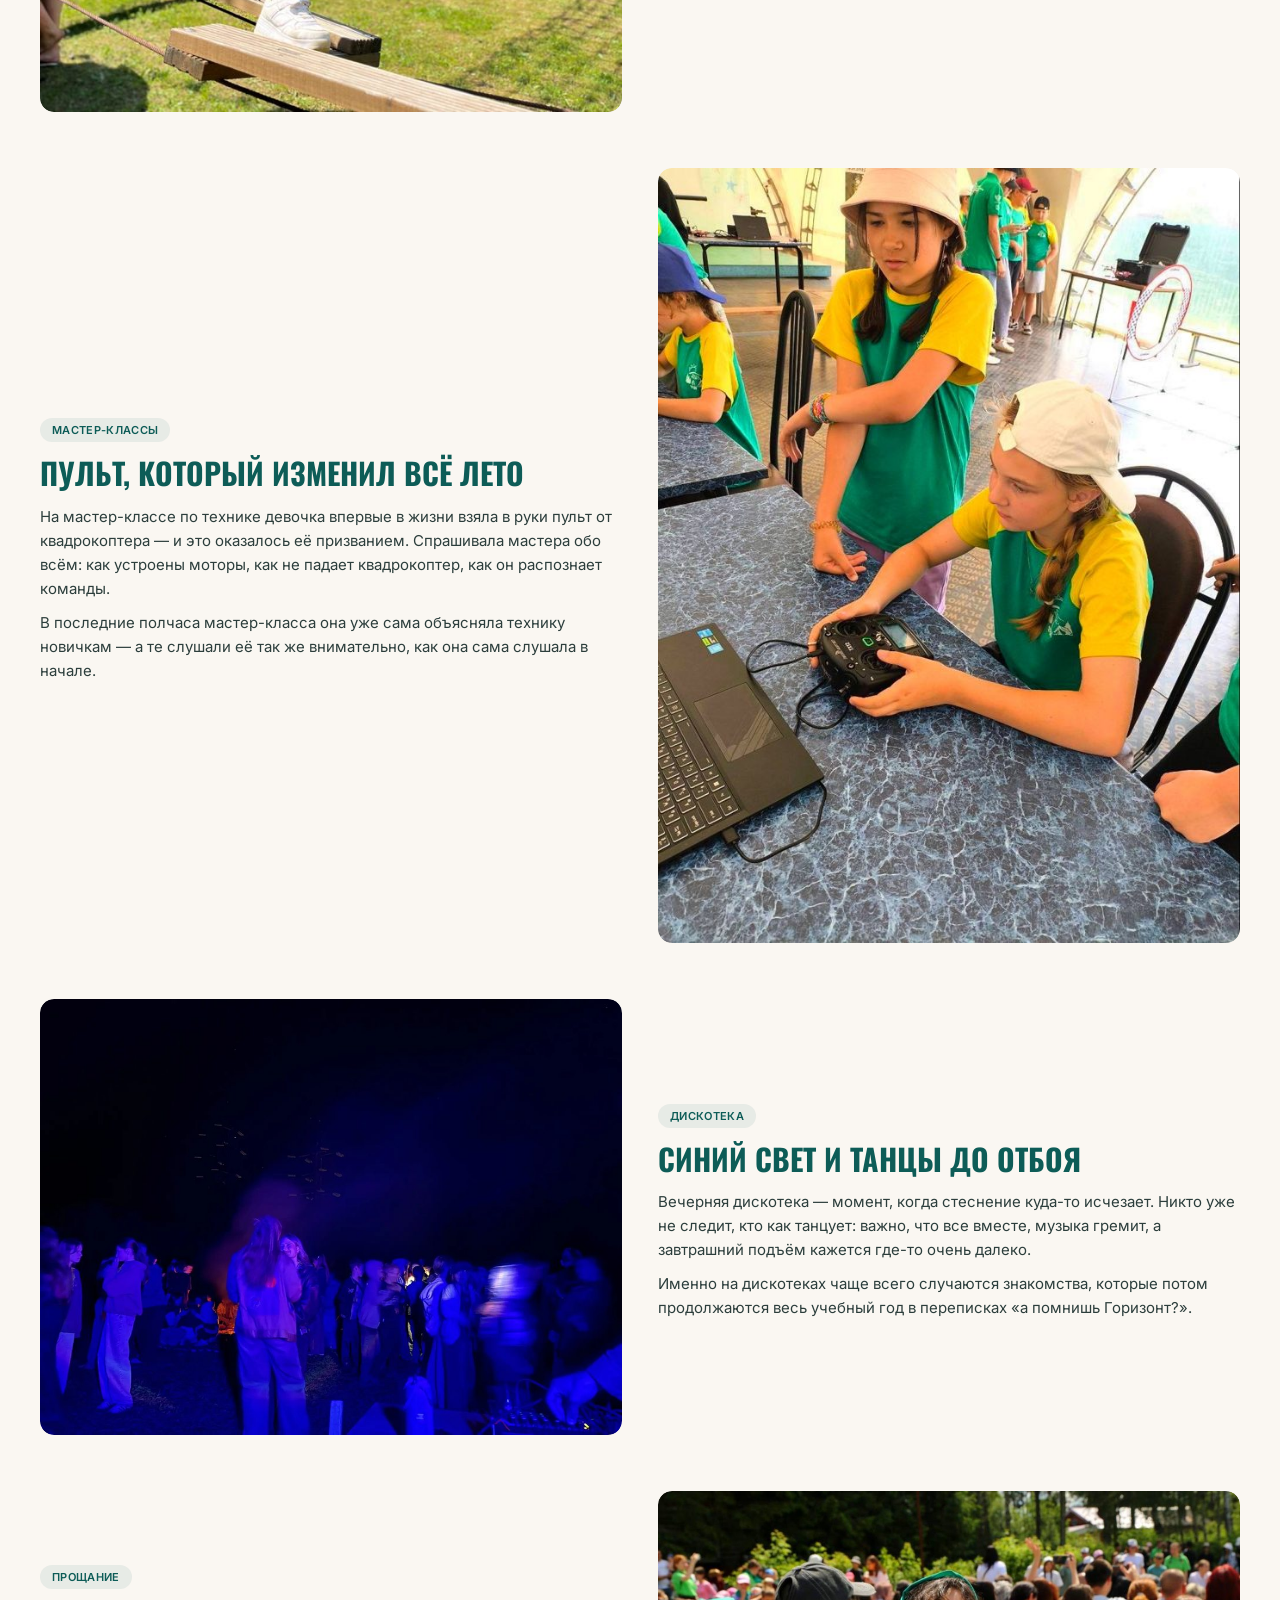
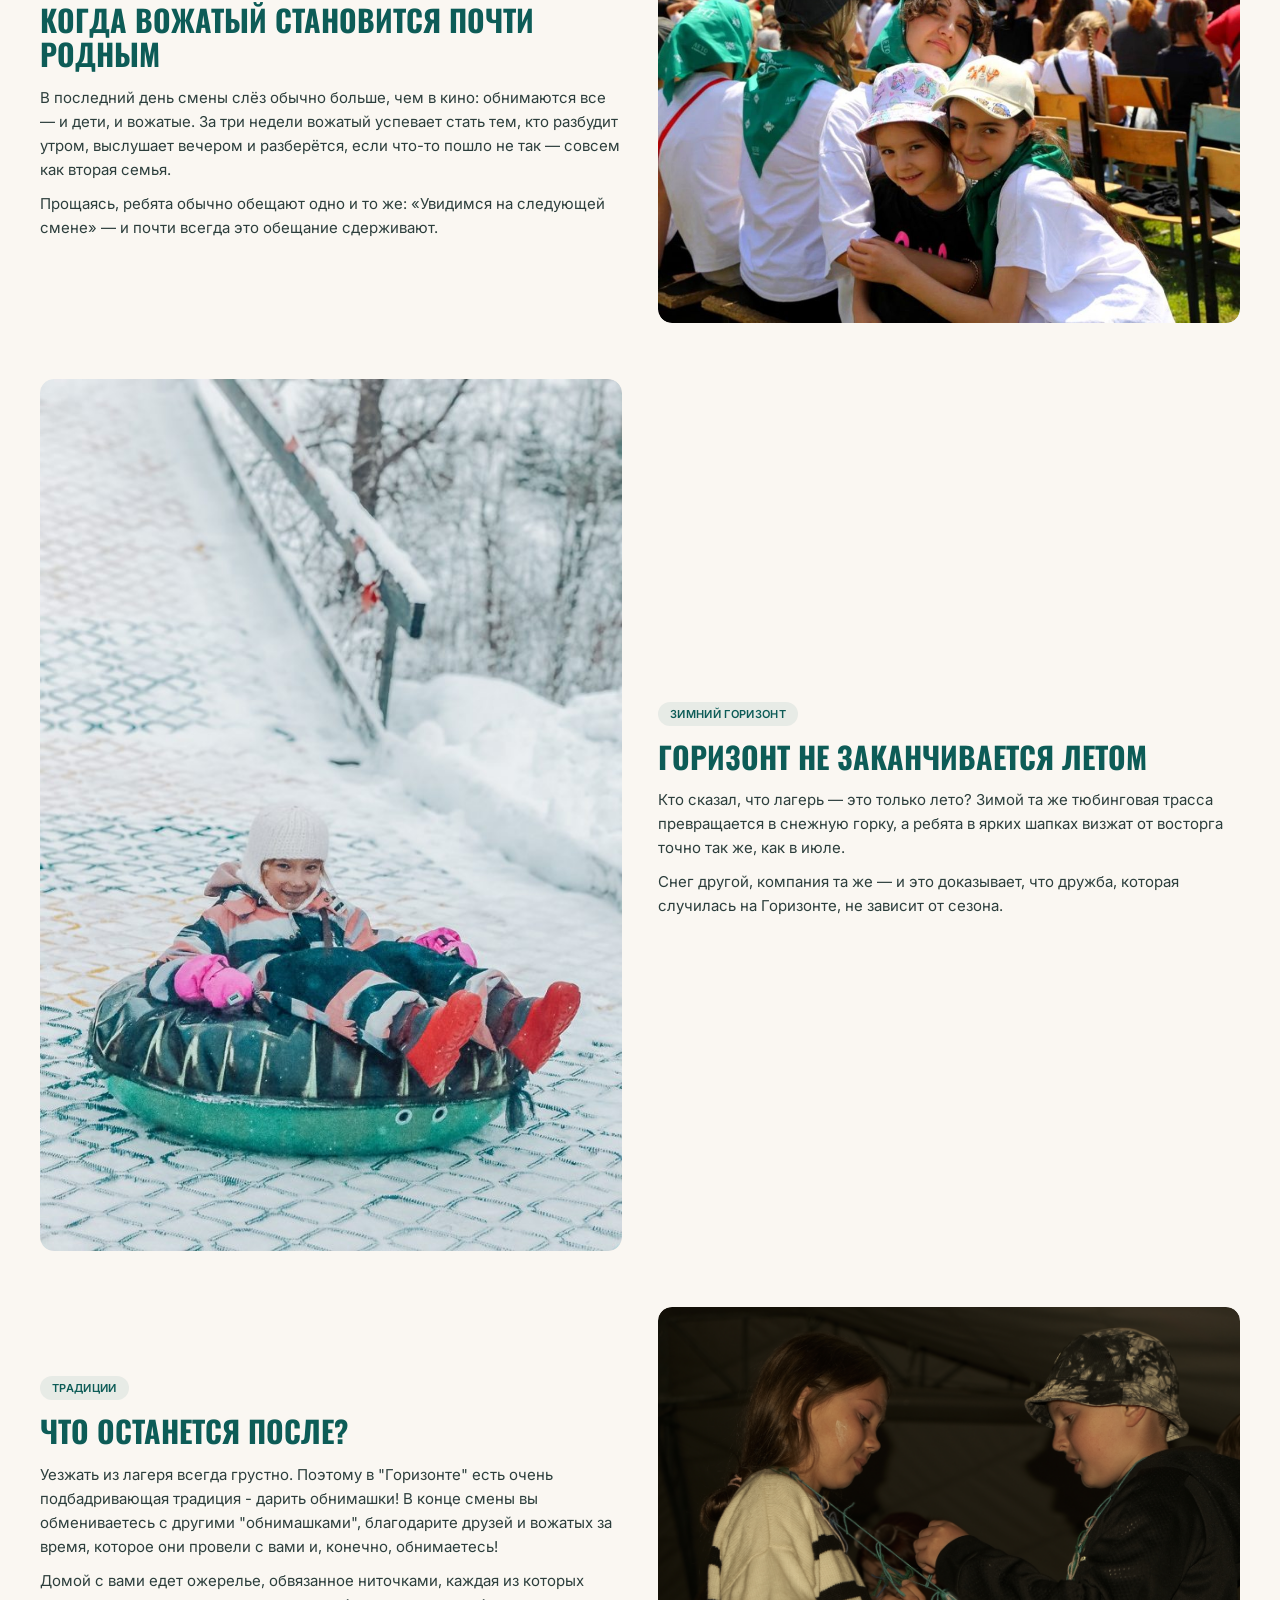
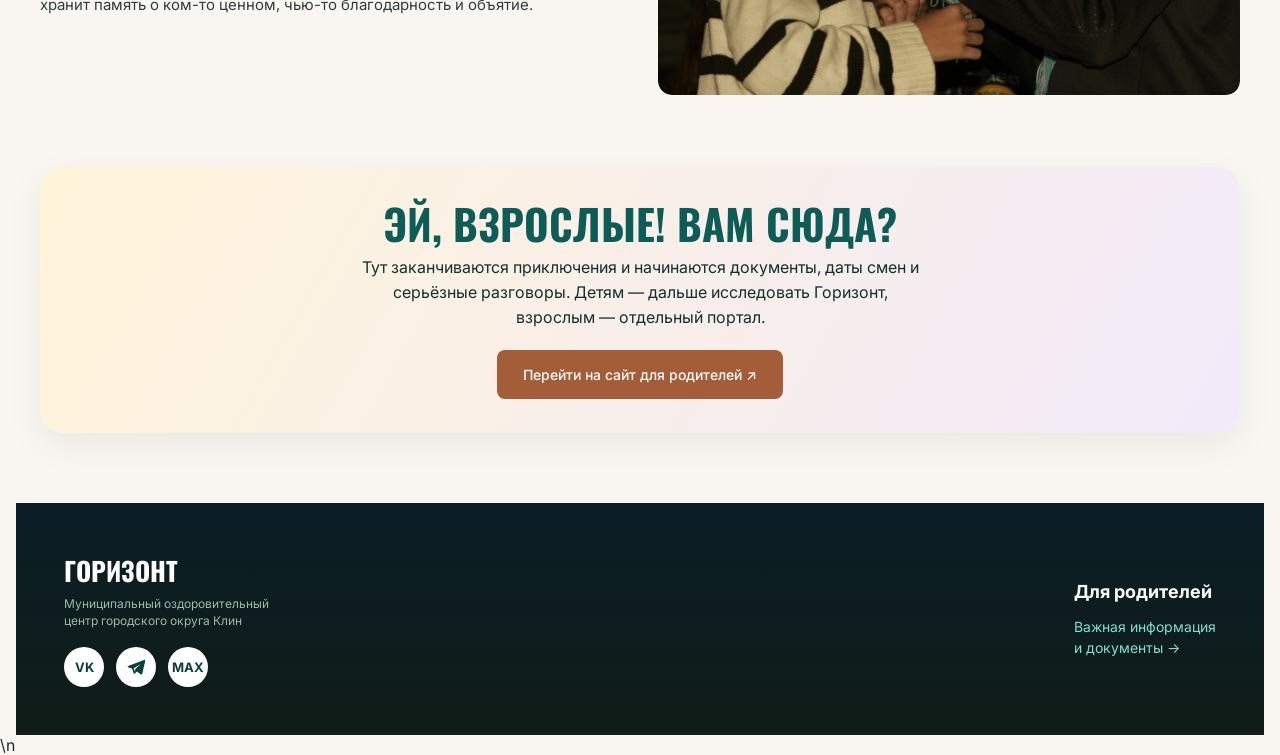
<file: stories.html>
<!DOCTYPE html>
<html lang="ru">
<head>
<meta charset="utf-8">
<meta name="viewport" content="width=device-width, initial-scale=1">
<title>Истории — Горизонт</title>
<link rel="preconnect" href="https://fonts.googleapis.com"><link rel="preconnect" href="https://fonts.gstatic.com" crossorigin>
<link href="https://fonts.googleapis.com/css2?family=Oswald:wght@500;700&family=Inter:wght@400;500;600&display=swap" rel="stylesheet">
<link rel="stylesheet" href="style.css">\n<link rel="stylesheet" href="mascot.css">
</head>
<body>
<div class="wrap">
 <header>
  <a class="logo" href="index.html" aria-label="Горизонт — на главную"><img src="assets/logo.svg" alt="Оздоровительный центр Горизонт, Клин"></a>
  <button class="menu-btn" id="navToggle" aria-label="Открыть меню" aria-expanded="false" aria-controls="mainNav">☰</button>
  <nav id="mainNav">
   <a href="index.html#map">Карта</a><a href="guides.html">Вожатые</a><a href="stories.html">Истории</a><a href="index.html#schedule">Расписание</a><a href="album.html">Галерея</a><a href="backpack.html">Рюкзак</a><a href="day.html">Один день</a><a href="index.html#about">О лагере</a>
  </nav>
  <div class="age">Возраст<b>0+</b></div>
 </header>

 <section class="page-top">
  <p class="crumbs"><a href="index.html">Главная</a> / Истории</p>
  <h1>Истории<br>с Горизонта</h1>
  <p>Волк и Медведь давно живут в этом лесу и видят всё, что происходит в лагере каждое лето. Вот что они рассказывают о сменах, дружбе и маленьких победах.</p>
 </section>

 <section style="margin-top:20px">

  <article class="story reveal">
   <div class="ph-col"><img src="assets/s-arrival-day.jpg" alt="Ребята с чемоданами в актовом зале в первый день смены" loading="lazy"></div>
   <div class="tx-col">
    <span class="tag2">Первый день</span>
    <h2>Чемодан ещё в руках, а друзья уже рядом</h2>
    <p>В первый день все немного молчат: незнакомые лица, чужой актовый зал, чемодан на колёсиках между ног. Но проходит буквально час — и вот уже кто-то смеётся в голос, кто-то показывает фокус с телефоном соседа, а кто-то делится наклейками.</p>
    <p>К вечеру никто уже не помнит, что утром боялся зайти в комнату один. Так начинается каждая смена в «Горизонте» — с чемодана, волнения и первой в жизни лагерной дружбы.</p>
   </div>
  </article>

  <article class="story rev reveal">
   <div class="ph-col"><img src="assets/s-stage-rockband.jpg" alt="Дети выступают в образе рок-группы с самодельными гитарами из картона" loading="lazy"></div>
   <div class="tx-col">
    <span class="tag2">На сцене</span>
    <h2>Рок-группа, которую сделали из картона</h2>
    <p>Гитары — из картона и скотча. Барабаны — из бумажных коробок. Причёски — в два раза больше головы. Отряд репетировал номер «Rock Never Dies» три дня, спорил, кто будет солистом, и переклеивал молнии на костюмах до полуночи.</p>
    <p>А потом вышел на сцену — и зал взорвался аплодисментами. Мальчик, который на первой репетиции боялся даже держать микрофон, в финале высоко поднял руку и допел последнюю строчку соло.</p>
   </div>
  </article>

  <article class="story reveal">
   <div class="ph-col"><img src="assets/s-talent-jury.jpg" alt="Дети в тёмных очках сидят на сцене с номерками, пародия на шоу Интуиция" loading="lazy"></div>
   <div class="tx-col">
    <span class="tag2">Игры и конкурсы</span>
    <h2>Своя «Интуиция» на Горизонте</h2>
    <p>Лагерь играл в собственную версию телешоу — с номерками, тёмными очками и креслом ведущего. Правила порой сочинялись на ходу, а угадывать приходилось не только факты, но и настроение друг друга.</p>
    <p>Побеждает в таких играх обычно не самый умный или удачливый, а тот, кто громче всех смеётся над собственными ошибками — и в "Горизонте" это отлично умеют все.</p>
   </div>
  </article>

  <article class="story rev reveal">
   <div class="ph-col"><img src="assets/s-ogonek-candle.jpg" alt="Самодельный костёр из бумаги и гирлянды на огоньке в кругу" loading="lazy"></div>
   <div class="tx-col">
    <span class="tag2">Огонёк</span>
    <h2>Разговоры в темноте по кругу</h2>
    <p>«Огонёк» — это когда весь отряд садится в круг, свет выключен, и каждый говорит то, что не успел сказать за день: что было смешно, что было трудно, кому хочется сказать спасибо.</p>
    <p>Именно на огоньках чаще всего звучит фраза «а помните, как в начале смены мы вообще не разговаривали?» — и все понимают, насколько далеко успели зайти вместе.</p>
   </div>
  </article>

  <article class="story reveal">
   <div class="ph-col"><img src="assets/s-ogonek-lights.jpg" alt="Дети пишут воспоминания о сменах и свои благодарности в кругу из гирлянды" loading="lazy"></div>
   <div class="tx-col">
    <span class="tag2">Творчество</span>
    <h2>Корабли воспоминаний</h2>
    <p>На финальном огоньке смены вожатые подготовили для своего отряда особенный сюрприз - их ждало море из ткани и гирлянд, а ещё бумага и ручки. Вожатые провели мастер-класс по складыванию корабликов из бумаги, на которых ребята писали впечатления о смене.</p>
    <p>Так даже самые робкие дети смогли рассказать о том, что им понравилось на смене, а кораблики с детскими рисунками и рассказами остались как память.</p>
   </div>
  </article>

  <article class="story rev reveal">
   <div class="ph-col"><img src="assets/s-fire-circle-sunset.jpg" alt="Отряд стоит в кругу вокруг костра на закате" loading="lazy"></div>
   <div class="tx-col">
    <span class="tag2">У костра</span>
    <h2>Круг, который не хочется размыкать</h2>
    <p>Вечерний костёр в «Горизонте» — это не просто огонь и брёвна. Это момент, когда весь отряд встаёт в круг, обнимает друг друга за плечи и просто молчит, глядя на пламя. Кто-то запевает песню, остальные подхватывают вразнобой, но это неважно.</p>
    <p>В такие вечера даже самые тихие ребята придвигаются чуть ближе к своим новым друзьям — и уже не хотят, чтобы смена заканчивалась.</p>
   </div>
  </article>

  <article class="story reveal">
   <div class="ph-col"><img src="assets/g-ropes-girl.jpg" alt="Девочка проходит верёвочный курс в шлеме и со страховкой" loading="lazy"></div>
   <div class="tx-col">
    <span class="tag2">Личная победа</span>
    <h2>Высота, которая перестала пугать</h2>
    <p>Она боялась высоты с самого детства и на верёвочный парк пошла только потому, что весь отряд шёл вместе. На первом же этапе ноги дрожали, а инструктор терпеливо ждал внизу.</p>
    <p>До верхней площадки она дошла сама — под крики поддержки друзей снизу. Спустившись, первым делом сказала: «Записывайте меня на следующий заход».</p>
   </div>
  </article>

  <article class="story rev reveal">
   <div class="ph-col"><img src="assets/g-drone.jpg" alt="Девочки на мастер-классе управляют квадрокоптером с пульта" loading="lazy"></div>
   <div class="tx-col">
    <span class="tag2">Мастер-классы</span>
    <h2>Пульт, который изменил всё лето</h2>
    <p>На мастер-классе по технике девочка впервые в жизни взяла в руки пульт от квадрокоптера — и это оказалось её призванием. Спрашивала мастера обо всём: как устроены моторы, как не падает квадрокоптер, как он распознает команды.</p>
    <p>В последние полчаса мастер-класса она уже сама объясняла технику новичкам — а те слушали её так же внимательно, как она сама слушала в начале.</p>
   </div>
  </article>

  <article class="story reveal">
   <div class="ph-col"><img src="assets/s-night-disco.jpg" alt="Силуэты танцующих детей на ночной дискотеке в синем свете" loading="lazy"></div>
   <div class="tx-col">
    <span class="tag2">Дискотека</span>
    <h2>Синий свет и танцы до отбоя</h2>
    <p>Вечерняя дискотека — момент, когда стеснение куда-то исчезает. Никто уже не следит, кто как танцует: важно, что все вместе, музыка гремит, а завтрашний подъём кажется где-то очень далеко.</p>
    <p>Именно на дискотеках чаще всего случаются знакомства, которые потом продолжаются весь учебный год в переписках «а помнишь Горизонт?».</p>
   </div>
  </article>

  <article class="story rev reveal">
   <div class="ph-col"><img src="assets/s-hug-bench.jpg" alt="Обнимающиеся дети на скамейке в конце смены" loading="lazy"></div>
   <div class="tx-col">
    <span class="tag2">Прощание</span>
    <h2>Когда вожатый становится почти родным</h2>
    <p>В последний день смены слёз обычно больше, чем в кино: обнимаются все — и дети, и вожатые. За три недели вожатый успевает стать тем, кто разбудит утром, выслушает вечером и разберётся, если что-то пошло не так — совсем как вторая семья.</p>
    <p>Прощаясь, ребята обычно обещают одно и то же: «Увидимся на следующей смене» — и почти всегда это обещание сдерживают.</p>
   </div>
  </article>

  <article class="story reveal">
   <div class="ph-col"><img src="assets/s-winter-tubing.jpg" alt="Девочка катится на тюбинге по снежной трассе зимой" loading="lazy"></div>
   <div class="tx-col">
    <span class="tag2">Зимний Горизонт</span>
    <h2>Горизонт не заканчивается летом</h2>
    <p>Кто сказал, что лагерь — это только лето? Зимой та же тюбинговая трасса превращается в снежную горку, а ребята в ярких шапках визжат от восторга точно так же, как в июле.</p>
    <p>Снег другой, компания та же — и это доказывает, что дружба, которая случилась на Горизонте, не зависит от сезона.</p>
   </div>
  </article>

  <article class="story rev reveal">
   <div class="ph-col"><img src="assets/g-obnimashki.jpg" alt="Традиция дарения ожерелий из верёвочек" loading="lazy"></div>
   <div class="tx-col">
    <span class="tag2">Традиции</span>
    <h2>Что останется после?</h2>
    <p>Уезжать из лагеря всегда грустно. Поэтому в "Горизонте" есть очень подбадривающая традиция - дарить обнимашки! В конце смены вы обмениваетесь с другими "обнимашками", благодарите друзей и вожатых за время, которое они провели с вами и, конечно, обнимаетесь!</p>
    <p>Домой с вами едет ожерелье, обвязанное ниточками, каждая из которых хранит память о ком-то ценном, чью-то благодарность и объятие.</p>
   </div>
  </article>

 </section>

 <footer>
  <div>
   <span class="fname">Горизонт</span>
   <div class="ftag">Муниципальный оздоровительный центр городского округа Клин</div>
   <div class="soc">
    <a href="https://vk.ru/gorizont_klin" target="_blank" rel="noopener" aria-label="ВКонтакте">VK</a>
    <a href="https://t.me/GorizontOfi" target="_blank" rel="noopener" aria-label="Telegram"><svg viewBox="0 0 24 24"><path d="M21.5 3.5 2.6 10.8c-.9.3-.9 1.3 0 1.6l4.7 1.5 1.8 5.6c.2.6 1 .8 1.4.3l2.6-2.5 4.9 3.6c.6.4 1.3.1 1.5-.6L23 4.7c.2-.9-.7-1.5-1.5-1.2zM9.3 13.5l8.4-5.2-6.6 6.2-.3 3.3z"/></svg></a>
    <a href="https://max.ru/id5020084209_gos" target="_blank" rel="noopener" aria-label="MAX">MAX</a>
   </div>
  </div>
  <div class="par"><b>Для родителей</b><a href="#parent-portal" class="parent-shortcut">Важная информация<br>и документы →</a></div>
 </footer>
</div>
<script src="nav.js"></script>
<script src="reveal.js"></script>
<script src="mascot.js"></script>\n</body>
</html>
</file>
<file: style.css>
:root{--teal:#0d5c57;--deep:#0a3f3d;--cream:#faf7f2;--ink:#12302f;--purple:#a58be0;--sand:#eeeadf}
*{box-sizing:border-box;margin:0}
html{scroll-behavior:smooth}
body{font-family:Inter,system-ui,sans-serif;background:var(--cream);color:var(--ink);overflow-x:hidden}
h1,h2,h3{font-family:Oswald,Impact,sans-serif;text-transform:uppercase;color:var(--teal);line-height:1.05;font-weight:700}
a{color:inherit;text-decoration:none}
:focus-visible{outline:3px solid #4cc0aa;outline-offset:2px}
.wrap{max-width:1600px;margin:0 auto;padding:0 40px}
img{display:block;max-width:100%}

/* header */
header{display:flex;align-items:center;justify-content:space-between;padding:14px 0;position:sticky;top:0;z-index:50;background:var(--cream);box-shadow:0 2px 14px rgba(10,63,61,.06)}
.logo img{height:128px;width:auto}
nav{display:flex;gap:26px;font-size:12px;font-weight:500;text-transform:uppercase}
nav a{transition:color .15s ease}
nav a:hover{color:var(--teal)}
.age{background:var(--deep);color:#fff;padding:22px 20px;border-radius:0 0 14px 14px;text-align:center;font-size:12px;margin-top:-14px}
.age b{display:block;font:500 22px Oswald}

/* hero */
.hero{display:grid;grid-template-columns:1fr 1fr;align-items:center;gap:20px;min-height:600px;margin-top:10px}
.hero h1{font-size:clamp(52px,7.4vw,96px);line-height:1.16;letter-spacing:.01em;margin-bottom:38px}
.hero p{font-size:18px;line-height:1.5;margin-bottom:34px}
.btn{display:inline-block;padding:16px 26px;border-radius:8px;background:var(--deep);color:#fff;font-weight:500;font-size:14px;border:0;cursor:pointer;font-family:inherit;transition:transform .18s ease,box-shadow .18s ease,background-color .18s ease}
.btn:hover{transform:translateY(-2px);box-shadow:0 8px 18px rgba(10,63,61,.22)}
.btn:active{transform:translateY(0)}
.btn.light{background:none;color:var(--ink);padding:16px 4px;margin-left:22px;border-bottom:2px solid #4cc0aa;border-radius:0;transition:color .18s ease}
.btn.light:hover{transform:none;box-shadow:none;color:var(--teal)}
.btn.white{background:#fff;color:var(--ink)}.btn.teal{background:#118d84}.btn.sm{padding:12px 18px;font-size:13px}
.hero-photo{position:relative;margin-right:-24px}
.hero-img{height:560px;background:url(assets/hero.jpg) 42% 30%/cover;clip-path:polygon(22% 0,100% 0,100% 100%,0 100%,12% 40%)}
.badge{position:absolute;display:grid;place-items:center;text-align:center;font-weight:600;text-transform:uppercase;box-shadow:0 4px 12px #0004}
.b1{left:33%;top:8px;width:112px;height:112px;border-radius:50%;background:#1f5a45;color:#fff;border:4px double #cfe0c8;transform:rotate(-8deg);font-size:11px}
.b2{right:30px;top:40px;width:150px;padding:16px;background:#b39bec;color:#fff;transform:rotate(7deg);border-radius:4px;font-family:Oswald;font-size:15px}
.b3{right:14px;bottom:-40px;width:130px;height:150px;background:var(--deep);color:#e8dfc0;border-radius:40px 40px 60px 60px;border:3px solid #9fb8b0;padding:16px;font-size:11px}

/* map */
.map{background:var(--deep);border-radius:22px;margin-top:80px;padding:44px 48px;display:grid;grid-template-columns:.75fr 1.6fr;gap:32px;align-items:start;color:#fff}
.map h2{color:#fff;font-size:48px;margin-bottom:20px}.map p{line-height:1.5;font-size:15px;margin-bottom:22px}
.seg{display:flex;flex-direction:column;gap:8px;margin-bottom:22px}
.seg button{font:500 14px Inter;text-align:left;padding:12px 16px;border-radius:8px;border:1px solid #ffffff55;background:none;color:#fff;cursor:pointer}
.seg button.on{background:#fff;color:var(--deep);border-color:#fff}
.map-view{position:relative}
.stage{background:#7cc36a;border-radius:16px;overflow:auto;max-height:520px;border:4px solid #ffffff22}
.stage svg{display:block;width:100%;height:auto}
.pin{cursor:pointer}.pin circle{fill:#fff;stroke:#0d5c57;stroke-width:3}.pin.on circle{fill:#ffe38a;stroke:#e08a00}
.cap{margin:14px 0 10px!important;min-height:44px;font-size:15px}
.chips{display:flex;flex-wrap:wrap;gap:8px}
.chips button{font:500 13px Inter;padding:8px 12px;border-radius:20px;border:1px solid #ffffff55;background:#ffffff14;color:#fff;cursor:pointer}
.chips button.on{background:#ffe38a;color:#3a2a00;border-color:#ffe38a}
.zoom{position:absolute;right:14px;top:14px;display:grid;gap:8px}
.zoom button{width:40px;height:40px;background:#0a3f3dd9;border:1px solid #fff9;border-radius:8px;color:#fff;font-size:22px;cursor:pointer}
.map.full{position:fixed;inset:0;z-index:50;margin:0;border-radius:0;overflow:auto;grid-template-columns:.4fr 2fr}
.map.full .stage{max-height:78vh}

/* sections */
.sec{display:grid;grid-template-columns:.9fr 3fr;gap:28px;margin-top:70px;align-items:start}
.sec h2{font-size:44px;margin-bottom:22px}.sec p.lead{line-height:1.5;font-size:15px;margin-bottom:26px}
.cards{display:grid;grid-template-columns:repeat(4,1fr);gap:18px}
.card{position:relative;background:#fff;border-radius:10px;overflow:hidden;box-shadow:0 2px 10px #0001;display:flex;flex-direction:column;transition:transform .22s ease,box-shadow .22s ease}
.card:hover{transform:translateY(-5px);box-shadow:0 14px 28px rgba(10,63,61,.14)}
.top{padding:14px 14px 0;color:var(--deep)}
.top b{display:block;font:700 24px Oswald;text-transform:uppercase}.top span{font-size:13px;font-weight:500}
.top img{width:calc(100% + 28px);margin:6px -14px 0;height:190px;object-fit:cover;object-position:50% 10%;mix-blend-mode:multiply}
.c1 .top{background:#7fd6c8}.c2 .top{background:#c0aef0}.c3 .top{background:#a5d68a}.c4 .top{background:#8fbcec}
.card p{padding:14px 16px 0;font-size:13px;line-height:1.5}
.card p:last-of-type{padding-bottom:52px}
.em{position:absolute;right:12px;bottom:10px;font-style:normal;font-size:28px}

.legend{margin-top:70px;border-radius:22px;padding:48px;color:#fff;display:grid;grid-template-columns:1fr 1.5fr;gap:24px;align-items:center;background:linear-gradient(120deg,#1b4e5f,#0e2f33 60%,#0d2a22);position:relative}
.legend h2{color:#fff;font-size:44px;margin-bottom:22px}.legend p{margin-bottom:26px;line-height:1.5}
.notes{display:grid;grid-template-columns:1fr 1fr;gap:18px}
.note{background:#f4f0e6;color:var(--ink);padding:16px;border-radius:4px;transform:rotate(-2deg);transition:transform .22s ease,box-shadow .22s ease;box-shadow:0 4px 14px rgba(0,0,0,0)}.note:last-child{transform:rotate(1.5deg)}
.note:hover{transform:scale(1.03) rotate(0deg);box-shadow:0 14px 26px rgba(0,0,0,.15)}
.note img{height:210px;width:100%;object-fit:contain;margin-bottom:12px}
.note h3{font-size:30px;color:var(--deep)}.note small{display:block;margin:6px 0 12px;font-size:13px}.note a{font-weight:600;font-size:13px}
.stamp{position:absolute;right:-6px;bottom:-24px;width:190px;padding:26px;text-align:center;font-family:Oswald;text-transform:uppercase;color:#e8dfc0;background:#24384f;border:3px solid #7d93a8;border-radius:14px;transform:rotate(-10deg);font-size:14px}

/* shifts */
.groups{display:grid;gap:34px}
.groups h3{font-size:28px;margin-bottom:14px}
.shifts{display:grid;gap:14px}.g2{grid-template-columns:repeat(2,1fr)}.g3{grid-template-columns:repeat(3,1fr)}
.shift{background:#fff;border-radius:10px;box-shadow:0 2px 10px #0001;padding:16px 18px;border-left:6px solid var(--teal);display:flex;flex-direction:column;gap:6px;transition:transform .18s ease,box-shadow .18s ease}
.shift:hover{transform:translateY(-3px);box-shadow:0 12px 22px rgba(10,63,61,.14)}
.shift.t{border-left-color:#e08a3c}
.shift em{font:normal 600 12px Inter;color:var(--teal)}.shift.t em{color:#b5641a}
.shift b{font:500 17px/1.25 Oswald;color:var(--ink)}
.shift time{font-size:13px;color:#5a6b6a}
.tag{display:inline-block;background:var(--purple);color:#fff;font-family:Oswald;text-transform:uppercase;padding:14px 22px;transform:rotate(-4deg);border-radius:4px;margin-top:26px}

/* album */
.album{background:var(--sand);border-radius:22px;margin-top:60px;padding:36px 44px 44px;display:grid;grid-template-columns:.7fr 3fr;gap:30px;align-items:center;position:relative}
.album h2{font-size:38px;margin-bottom:16px}.album p{font-size:13px;margin-bottom:22px;line-height:1.5}
.polas{display:grid;grid-template-columns:repeat(3,1fr);gap:18px}
.pola{background:#fff;padding:8px 8px 12px;box-shadow:0 4px 14px #0003;transform:rotate(-2deg);transition:transform .25s ease,box-shadow .25s ease}.pola:nth-child(2){transform:rotate(1.5deg) translateY(10px)}.pola:nth-child(3){transform:rotate(-1deg)}
.pola:hover{transform:scale(1.04) rotate(0deg);box-shadow:0 16px 28px rgba(0,0,0,.18);z-index:2}
.pola img{height:210px;width:100%;object-fit:cover}
.pola span{display:block;text-align:center;font:500 16px Oswald;margin-top:8px;color:var(--deep);text-transform:uppercase}

/* footer */
footer{background:linear-gradient(#0b1e26,#101c17);color:#fff;margin:70px -24px 0;padding:48px;display:flex;justify-content:space-between;align-items:center;gap:24px}
footer .fname{font:700 26px Oswald;text-transform:uppercase;color:#fff}
footer .ftag{font-size:12px;color:#9fb8b0;margin-top:6px;max-width:220px;line-height:1.4}
footer .par b{font-size:18px;display:block;margin-bottom:14px}
footer .par a{color:#7fe0d0;font-size:14px;line-height:1.5}
.soc{display:flex;gap:12px;margin-top:18px}
.soc a{width:40px;height:40px;border-radius:50%;background:#fff;color:var(--deep);display:grid;place-items:center;font:700 13px Inter}
.soc a:hover{background:#7fe0d0}.soc svg{width:20px;height:20px;fill:var(--deep)}

.menu-btn{display:none;background:none;border:0;font-size:26px;line-height:1;color:var(--teal);cursor:pointer;padding:6px 4px}

@media(max-width:860px){
 header{position:relative}
 .menu-btn{display:block;transition:transform .2s ease}
 nav{display:flex;position:absolute;left:0;right:0;top:100%;background:var(--cream);flex-direction:column;gap:0;padding:0 24px;box-shadow:0 12px 24px #00000022;z-index:40;border-radius:0 0 14px 14px;max-height:0;opacity:0;overflow:hidden;transition:max-height .32s ease,opacity .25s ease,padding .32s ease}
 nav.open{max-height:420px;opacity:1;padding:8px 24px 16px}
 nav a{padding:13px 0;border-bottom:1px solid #0d5c5722;font-size:14px}
 nav a:last-child{border-bottom:0}
 .hero,.map,.legend,.sec,.album{grid-template-columns:1fr}
 .hero-photo{margin:0 -24px}.hero-img{height:360px}
 .b1{left:8%;width:84px;height:84px;font-size:9px}.b2{width:120px;font-size:12px;right:12px;top:24px}.b3{display:none}
 .cards{grid-template-columns:1fr 1fr}.polas,.notes,.g2,.g3{grid-template-columns:1fr}
 .map,.legend,.album{padding:28px}.stamp{display:none}
 .btn.light{margin-left:0}footer{flex-direction:column;align-items:flex-start;padding:36px 24px}
}
@media(max-width:520px){.cards{grid-template-columns:1fr}.age{display:none}}

/* ===== Внутренние страницы: общий верх ===== */
.page-top{padding:50px 0 30px}
.page-top h1{font-size:clamp(40px,6vw,64px);margin-bottom:14px}
.page-top p{font-size:16px;line-height:1.5;max-width:640px;color:#3d534f}
.crumbs{font-size:12px;text-transform:uppercase;letter-spacing:.03em;color:#5a6b6a;margin-bottom:18px}
.crumbs a:hover{color:var(--teal)}

/* ===== Галерея ===== */
.filters{display:flex;flex-wrap:wrap;gap:10px;margin:28px 0 30px}
.filters button{font:500 13px Inter;padding:10px 18px;border-radius:20px;border:1px solid #0d5c5740;background:#fff;color:var(--ink);cursor:pointer}
.filters button.on{background:var(--teal);color:#fff;border-color:var(--teal)}
.gallery{columns:4 220px;column-gap:18px}
.g-item{break-inside:avoid;margin-bottom:18px;background:#fff;border-radius:10px;overflow:hidden;box-shadow:0 2px 10px #0001;position:relative;transition:transform .22s ease,box-shadow .22s ease}
.g-item:hover{transform:translateY(-4px);box-shadow:0 14px 26px rgba(10,63,61,.16)}
.g-item img,.g-item .ph{width:100%;display:block;object-fit:cover;transition:transform .4s ease}
.g-item:hover img{transform:scale(1.05)}
.g-item .ph{aspect-ratio:4/5;background:linear-gradient(145deg,#cfe4d8,#9fc4b3);display:grid;place-items:center;color:#4a6a5c;font-size:12px;text-align:center;padding:10px}
.g-item figcaption{padding:10px 12px;font-size:13px;color:#3d534f}
.g-item .cat{position:absolute;left:10px;top:10px;background:#0a3f3dcc;color:#fff;font:500 11px Inter;text-transform:uppercase;padding:5px 10px;border-radius:20px}
.more{text-align:center;margin:36px 0 10px}
@media(max-width:860px){.gallery{columns:2 160px}}
@media(max-width:520px){.gallery{columns:1}}

/* ===== Истории ===== */
.story{display:grid;grid-template-columns:1fr 1fr;gap:36px;align-items:center;margin:56px 0}
.story.rev .ph-col{order:2}
.story .ph-col img{width:100%;border-radius:14px;box-shadow:0 8px 24px #0002;display:block;transition:transform .4s ease}
.story .ph-col{overflow:hidden;border-radius:14px}
.story .ph-col img:hover{transform:scale(1.03)}
.story .tx-col h2{font-size:30px;margin-bottom:14px;line-height:1.15}
.story .tx-col p{font-size:15px;line-height:1.6;color:#2c3e3c;margin-bottom:10px}
.story .tag2{display:inline-block;font:600 11px Inter;text-transform:uppercase;letter-spacing:.03em;color:var(--teal);background:#0d5c5714;padding:5px 12px;border-radius:20px;margin-bottom:14px}
@media(max-width:860px){
 .story{grid-template-columns:1fr;gap:16px}
 .story.rev .ph-col{order:0}
}

/* ===== Плавное появление блоков при прокрутке ===== */
.reveal{opacity:0;transform:translateY(28px);transition:opacity .7s ease,transform .7s ease}
.reveal.show{opacity:1;transform:none}
@media(prefers-reduced-motion:reduce){
 .reveal{opacity:1;transform:none;transition:none}
 .btn,.card,.pola,.g-item,.note,.shift,.g-item img,.story .ph-col img{transition:none}
}
/* ===== Блок «Собери рюкзак» на главной ===== */
.play{margin-top:80px;border-radius:22px;padding:44px 48px;display:flex;align-items:center;justify-content:space-between;gap:24px;color:#fff;background:linear-gradient(120deg,#118d84,#0d5c57 60%,#0a3f3d);overflow:hidden}
.play h2{color:#fff;font-size:44px;margin-bottom:14px}
.play p{line-height:1.5;margin-bottom:24px;max-width:420px}
.play-em{font-size:150px;line-height:1;transform:rotate(8deg);filter:drop-shadow(0 8px 12px #0004)}
@media(max-width:860px){.play{padding:28px}.play-em{font-size:90px}}

\n/* Приветственная обложка — отдельная объёмная карточка, не сливающаяся с фоном сайта */
.hero{
  background:#e1e5e3;
  border:1px solid rgba(18,48,47,.07);
  border-radius:30px;
  box-shadow:
    0 24px 55px rgba(10,30,28,.18),
    0 6px 16px rgba(10,30,28,.10),
    inset 0 1px 0 rgba(255,255,255,.72);
  padding:38px;
  overflow:hidden;
  margin-top:28px;
}
.hero-photo{margin-right:0;}
.hero-img{
  height:560px;
  border-radius:24px;
  clip-path:none;
  box-shadow:0 10px 26px rgba(10,30,28,.16);
}
@media(max-width:860px){
  .hero{padding:28px 22px 22px;border-radius:26px;gap:24px}
  .hero-photo{margin:0}
  .hero-img{height:360px;border-radius:20px}
}
@media(max-width:520px){
  .hero{padding:24px 18px 18px;border-radius:22px;margin-top:20px}
  .hero-photo{margin:0}
  .hero-img{height:300px;border-radius:18px}
  .hero h1{font-size:clamp(42px,12vw,62px);margin-bottom:22px}
  .hero p{font-size:16px}
}

/* ===== HERO: единая объёмная обложка ===== */
.hero{
  position:relative;
  background:#fff;
  border:1px solid rgba(18,48,47,.10);
  border-radius:32px;
  box-shadow:
    0 28px 60px rgba(20,35,32,.16),
    0 8px 22px rgba(20,35,32,.10),
    inset 0 1px 0 rgba(255,255,255,.95);
  padding:46px;
  margin-top:28px;
  overflow:hidden;
}
.hero > div:first-child{
  position:relative;
  z-index:2;
  background:#fff;
  border-radius:24px;
  padding:24px 28px 28px;
  box-shadow:0 10px 28px rgba(20,35,32,.08);
}
.hero-photo{margin-right:0;position:relative;z-index:1}
.hero-img{
  height:560px;
  border-radius:24px;
  clip-path:none;
  box-shadow:0 12px 30px rgba(10,30,28,.20);
}
@media(max-width:860px){
  .hero{padding:26px 22px 22px;border-radius:28px;gap:24px}
  .hero > div:first-child{padding:22px;border-radius:20px}
  .hero-photo{margin:0}
  .hero-img{height:360px;border-radius:20px}
}
@media(max-width:520px){
  .hero{padding:20px 16px 16px;border-radius:22px;margin-top:20px}
  .hero > div:first-child{padding:18px;border-radius:18px}
  .hero-photo{margin:0}
  .hero-img{height:300px;border-radius:18px}
  .hero h1{font-size:clamp(42px,12vw,62px);margin-bottom:22px}
  .hero p{font-size:16px}
}
</file>
<file: mascot.css>
/* Маскоты и интерактивная режиссура */
.mascot-host{position:fixed;z-index:80;left:clamp(8px,3vw,42px);bottom:10px;width:clamp(120px,13vw,190px);height:190px;pointer-events:none;display:flex;align-items:flex-end;transition:left .8s ease,bottom .5s ease,opacity .25s ease;}
.mascot-host.is-hidden{opacity:0;visibility:hidden}
.mascot-sprite{width:100%;height:100%;background-repeat:no-repeat;background-position:0 100%;background-size:800% 100%;image-rendering:auto;filter:drop-shadow(0 5px 3px #173a3020);transform-origin:bottom center;animation:mascot-idle 2.5s ease-in-out infinite;}
.mascot-host.bear .mascot-sprite{background-image:url('assets/bear-wave.png');background-size:600% 100%;}
.mascot-host.bear.walking .mascot-sprite{background-image:url('assets/bear-walk.png');background-size:800% 100%;animation:walk-frames .9s steps(7) infinite;}
.mascot-host.bear.walk-right .mascot-sprite{background-image:url('assets/bear-walk-right.png');background-size:800% 100%;animation:walk-frames .9s steps(7) infinite;}
.mascot-host.wolf .mascot-sprite{background-image:url('assets/wolf.png');background-size:auto 104%;background-position:bottom center;}
.mascot-host.wolf.walking .mascot-sprite{background-image:url('assets/wolf-walk.png');background-size:800% 100%;background-position:0 100%;animation:walk-frames .95s steps(7) infinite;}
.mascot-host.waving .mascot-sprite{animation:wave-frames 1.1s steps(5) 2,mascot-idle 2.5s 2.2s ease-in-out infinite;}
.mascot-host.big{width:clamp(300px,48vw,620px);height:clamp(300px,54vw,620px);left:50%;bottom:0;transform:translateX(-50%);}
.mascot-host.big .mascot-sprite{filter:drop-shadow(0 10px 8px #173a3030)}
.mascot-bubble{position:absolute;left:calc(100% - 12px);bottom:75px;width:min(320px,62vw);padding:13px 16px;background:#fff;border:2px solid #dbe9d9;border-radius:18px 18px 18px 4px;box-shadow:0 8px 24px #163c3020;color:#183d35;font-size:13px;line-height:1.45;opacity:0;transform:translateY(8px) scale(.97);transition:opacity .25s ease,transform .25s ease;pointer-events:auto;}
.mascot-bubble.show{opacity:1;transform:none}
.mascot-bubble strong{display:block;font-size:11px;text-transform:uppercase;letter-spacing:.06em;color:#188277;margin-bottom:3px}
.mascot-bubble button{border:0;background:#edf6ef;border-radius:50%;width:24px;height:24px;float:right;margin:-4px -6px 0 8px;cursor:pointer;color:#194b41}
.mascot-host.big .mascot-bubble{left:50%;bottom:calc(100% - 28px);transform:translate(-50%,8px);width:min(390px,78vw);border-radius:18px;text-align:center;font-size:15px}
.mascot-host.big .mascot-bubble.show{transform:translate(-50%,0)}
.mascot-host.big .mascot-sprite{background-image:url('assets/bear-wave.png');background-size:600% 100%;animation:wave-frames 1.1s steps(5) 2,mascot-idle 2.5s 2.2s ease-in-out infinite;}
.mascot-host.wolf.big .mascot-sprite{background-image:url('assets/wolf-walk.png');background-size:800% 100%;animation:walk-frames 1s steps(7) 2,mascot-idle 2.5s 2.2s ease-in-out infinite;}
.mascot-host.walking{animation:mascot-travel 1.1s ease-in-out;}
.mascot-host.walking .mascot-bubble{opacity:0!important}
.mascot-host .mascot-sprite{background-position:0 100%;}
@keyframes walk-frames{from{background-position:0 100%}to{background-position:100% 100%}}
@keyframes wave-frames{from{background-position:0 100%}to{background-position:100% 100%}}
@keyframes mascot-idle{0%,100%{transform:translateY(0)}50%{transform:translateY(-3px)}}
@keyframes mascot-travel{0%{transform:translateX(0)}45%{transform:translateX(22px)}100%{transform:translateX(0)}}
.mascot-host.big{pointer-events:none}.mascot-host.big .mascot-bubble{pointer-events:auto}
.parent-gate{margin:72px 0 0;padding:34px 28px;text-align:center;border-radius:24px;background:linear-gradient(120deg,#fff4d9,#f2eafa);box-shadow:0 12px 35px #213e3014}
.parent-gate h2{font-size:clamp(27px,4vw,42px);margin-bottom:10px}.parent-gate p{margin:0 auto 20px;max-width:560px;line-height:1.55}
.parent-gate .btn{background:#a35d38}.parent-modal[hidden]{display:none}.parent-modal{position:fixed;inset:0;z-index:150;background:#102b28b8;display:grid;place-items:center;padding:20px}
.parent-dialog{width:min(500px,100%);background:#fffaf0;border-radius:24px;padding:clamp(24px,5vw,42px);text-align:center;box-shadow:0 24px 80px #0004;animation:dialog-in .25s ease}
.parent-dialog .parent-emoji{font-size:52px;margin-bottom:8px}.parent-dialog h2{font-size:30px;margin-bottom:14px}.parent-dialog p{line-height:1.55;margin-bottom:20px}.parent-actions{display:flex;gap:10px;justify-content:center;flex-wrap:wrap}.parent-actions button{font:600 14px Inter;border:0;border-radius:12px;padding:13px 18px;cursor:pointer}.parent-confirm{background:#0d5c57;color:#fff}.parent-cancel{background:#e9e6df;color:#263c38}.parent-count{font:700 58px Oswald;color:#0d5c57;margin:12px 0}.parent-dialog .fine{font-size:12px;color:#6a7772;margin-top:14px}
.parent-gate .btn:focus-visible,.parent-actions button:focus-visible{outline:3px solid #e5a84b;outline-offset:3px}
@keyframes dialog-in{from{opacity:0;transform:translateY(12px) scale(.98)}to{opacity:1;transform:none}}
#play .mascot-nudge{display:inline-block;margin-top:14px;font-size:13px;color:#e8fff5}
#play.mascot-highlight{outline:4px solid #ffd56b;outline-offset:5px;animation:highlight-pulse 1.2s ease-in-out 2}
@keyframes highlight-pulse{50%{box-shadow:0 0 0 12px #ffd56b35}}
@media(max-width:600px){.mascot-host{left:4px;bottom:5px;width:118px;height:142px}.mascot-bubble{left:calc(100% - 8px);bottom:54px;width:min(200px,54vw);font-size:12px;padding:10px 12px}.mascot-host.big{width:min(88vw,520px);height:min(92vw,520px)}.parent-gate{padding:28px 20px;margin-top:48px}}
@media(prefers-reduced-motion:reduce){.mascot-sprite,.mascot-host,.mascot-bubble,.parent-dialog{animation:none!important;transition:none!important}.mascot-host.walking{animation:none!important}}

/* Совместная сцена: Медведь + Волк */
.mascot-duo-wolf{
 position:fixed;z-index:79;right:clamp(10px,5vw,72px);bottom:8px;
 width:clamp(130px,14vw,195px);height:190px;pointer-events:none;
 opacity:0;transform:translateX(34px) scale(.92);
 filter:drop-shadow(0 6px 4px #173a3030);
 transition:opacity .35s ease,transform .55s cubic-bezier(.2,.8,.2,1);
}
.mascot-duo-wolf.show{opacity:1;transform:translateX(0) scale(1)}
.mascot-duo-wolf .duo-sprite{
 width:100%;height:100%;background:url('assets/wolf.png') bottom center/auto 104% no-repeat;
 animation:mascot-idle 2.5s ease-in-out infinite;
}
.mascot-duo-wolf.walking .duo-sprite{
 background:url('assets/wolf-walk.png') 0 100%/800% 100% no-repeat;
 animation:walk-frames .95s steps(7) infinite;
}
.mascot-duo-wolf.leaving{opacity:0;transform:translateX(55px) scale(.9)}
@media(max-width:600px){
 .mascot-duo-wolf{right:5px;width:128px;height:148px;bottom:5px}
}

.mascot-duo-wolf .duo-bubble{position:absolute;right:calc(100% - 8px);bottom:92px;width:min(300px,60vw);padding:12px 15px;background:#fff;border:2px solid #dbe9d9;border-radius:18px 18px 4px 18px;box-shadow:0 8px 24px #163c3020;color:#183d35;font-size:13px;line-height:1.45;opacity:0;transform:translateY(8px) scale(.97);transition:opacity .25s ease,transform .25s ease;text-align:left}
.mascot-duo-wolf .duo-bubble.show{opacity:1;transform:none}
.mascot-duo-wolf .duo-bubble strong{display:block;font-size:11px;text-transform:uppercase;letter-spacing:.06em;color:#8b5b30;margin-bottom:3px}
@media(max-width:600px){.mascot-duo-wolf .duo-bubble{right:calc(100% - 4px);bottom:78px;width:min(200px,54vw);font-size:12px}}
</file>
<file: backpack.css>
/* ===== Игра «Собери рюкзак» ===== */
.game{background:var(--sand) radial-gradient(#0d5c5718 2px,transparent 2px) 0 0/22px 22px;border-radius:22px;padding:30px;display:grid;grid-template-columns:1fr 310px 1fr;gap:24px;align-items:start}
.pile{display:flex;flex-wrap:wrap;gap:14px;justify-content:center;align-content:flex-start;padding:6px;min-height:120px}
.bagcol{position:sticky;top:180px}

.item{width:98px;padding:10px 6px 9px;background:#fff;border:0;border-bottom:4px solid #cfe4d8;border-radius:16px;box-shadow:0 3px 10px #0002;font:600 12px/1.2 Inter,sans-serif;color:var(--ink);text-align:center;cursor:grab;touch-action:none;user-select:none;-webkit-user-select:none;transform:rotate(var(--r,0deg));transition:transform .18s ease,box-shadow .18s ease}
.item span{display:block;font-size:40px;line-height:1.15;margin-bottom:6px}
.item svg{width:40px;height:40px;display:inline-block;vertical-align:middle}
.item:hover{transform:translateY(-4px) scale(1.07);box-shadow:0 12px 22px rgba(10,63,61,.2)}
.item.up{opacity:.3}
.item.shake{animation:shake .45s}
.ghost{position:fixed;left:0;top:0;margin:0;z-index:200;pointer-events:none;cursor:grabbing;transform:scale(1.14) rotate(-5deg);box-shadow:0 18px 30px #0004}
.ghost.back{transition:left .35s ease,top .35s ease}

.bag{position:relative;width:min(280px,100%);aspect-ratio:280/330;margin:0 auto;transition:transform .2s ease,filter .2s ease}
.bag svg{position:absolute;inset:0;width:100%;height:100%;display:block}
.bag.hot{transform:scale(1.06);filter:drop-shadow(0 0 16px #4cc0aa)}
.bag.pop{animation:pop .4s}
.bag.shake{animation:shake .45s}
.stuff{position:absolute;left:15%;top:51%;width:70%;height:38%;display:flex;flex-wrap:wrap;align-content:flex-start;justify-content:center;gap:2px;overflow:hidden}
.stuff i{font-style:normal;font-size:26px;line-height:1.1;animation:pop .4s}
.stuff svg{position:static;width:26px;height:26px}

.side{margin-top:18px}
.prog{height:14px;background:#fff;border-radius:8px;overflow:hidden;box-shadow:inset 0 1px 3px #0003}
.prog i{display:block;height:100%;width:0;background:linear-gradient(90deg,#4cc0aa,#a58be0);border-radius:8px;transition:width .35s ease}
.cnt{font:500 15px Oswald,sans-serif;text-transform:uppercase;text-align:center;margin:8px 0 12px;color:var(--deep)}
.say{display:flex;gap:10px;align-items:center;background:#fff;border-radius:14px;padding:10px 12px;font-size:14px;line-height:1.4;min-height:84px;box-shadow:0 2px 10px #0001;transition:background-color .2s ease}
.say img{height:68px;width:auto;flex:none}
.say p{margin:0}
.say.yes{background:#dff5e6}.say.no{background:#ffe6dc}

.win{position:fixed;inset:0;z-index:300;background:#0a3f3dd9;display:grid;place-items:center;padding:20px}
.win[hidden]{display:none}
.win-box{position:relative;z-index:2;background:var(--cream);border-radius:26px;padding:38px 34px 34px;text-align:center;max-width:540px;animation:pop .5s}
.win-em{font-size:76px;line-height:1}
.win h2{font-size:clamp(36px,8vw,60px);margin:12px 0 8px}
.win p{font:500 clamp(20px,4vw,26px) Oswald,sans-serif;color:var(--deep);margin-bottom:26px}
.win .btn.light{margin-left:10px}
.confetti span{position:fixed;top:-50px;font-size:28px;animation:fall linear forwards;z-index:1}

@keyframes shake{0%,100%{transform:translateX(0)}20%{transform:translateX(-10px) rotate(-3deg)}40%{transform:translateX(10px) rotate(3deg)}60%{transform:translateX(-7px)}80%{transform:translateX(7px)}}
@keyframes pop{0%{transform:scale(.6)}60%{transform:scale(1.12)}100%{transform:scale(1)}}
@keyframes fall{to{transform:translateY(110vh) rotate(540deg)}}

@media(max-width:860px){
 .game{grid-template-columns:1fr;padding:14px;gap:12px}
 .bagcol{order:-1;top:0;z-index:30;display:grid;grid-template-columns:120px 1fr;gap:12px;align-items:center;background:var(--sand);padding:8px;border-radius:16px;box-shadow:0 6px 14px #0002}
 .bag{width:120px}.side{margin:0}.say{min-height:70px;font-size:13px}.say img{height:52px}.cnt{margin:6px 0 8px}
 .item{width:84px}.item span{font-size:34px}.item svg{width:34px;height:34px}
 .win .btn.light{margin:10px 0 0}
}
@media(prefers-reduced-motion:reduce){
 .item,.bag,.ghost.back,.prog i{transition:none}
 .bag.pop,.bag.shake,.item.shake,.stuff i,.win-box,.confetti span{animation:none}
}
</file>
<file: day.css>
/* ===== Один день в Горизонте ===== */
.tl{list-style:none;padding:0;margin:20px 0 10px;position:relative}
.tl::before{content:'';position:absolute;left:138px;top:20px;bottom:20px;width:4px;border-radius:2px;background:linear-gradient(#f2b84b,#118d84 45%,#a58be0 75%,#24384f)}
.ev{display:grid;grid-template-columns:104px 68px 1fr;align-items:start;margin-bottom:18px}
.ev .t{font:700 20px Oswald,sans-serif;justify-self:end;margin-top:6px;padding:8px 12px;background:#fff;color:var(--deep);border:2px solid var(--c);border-radius:10px;cursor:pointer;transition:background-color .18s ease,color .18s ease,transform .18s ease}
.ev .t:hover{transform:scale(1.06)}
.ev.open .t{background:var(--c);color:#fff}
.dot{justify-self:center;z-index:1;width:46px;height:46px;border-radius:50%;background:#fff;border:4px solid var(--c);display:grid;place-items:center;font-size:22px;margin-top:2px}
.body{padding-left:8px;min-width:0}
.head{position:relative;display:flex;align-items:center;gap:14px;min-height:50px;cursor:pointer;padding-right:80px}
.head h3{font-size:26px}
.head small{display:block;font-size:13px;color:#5a6b6a;margin-top:4px;line-height:1.35}
.peek{position:absolute;right:0;bottom:-6px;height:70px;width:auto;transform:rotate(-6deg);pointer-events:none}
.ev.show .peek{animation:peek .6s .3s both}
.more{display:grid;grid-template-rows:0fr;transition:grid-template-rows .35s ease}
.ev.open .more{grid-template-rows:1fr}
.more>div{overflow:hidden}
.card-ev{margin-top:12px;background:#fff;border-radius:14px;border-left:6px solid var(--c);box-shadow:0 4px 16px #0001;padding:18px 20px}
.card-ev p{font-size:15px;line-height:1.6;color:#2c3e3c}
.photos{display:flex;flex-wrap:wrap;gap:12px;margin-top:14px}
.photos img,.photos .ph{height:170px;width:auto;max-width:100%;border-radius:10px;object-fit:cover}
.photos .ph{width:230px;display:grid;place-items:center;text-align:center;padding:10px;font-size:13px;color:#4a6a5c;background:linear-gradient(145deg,#cfe4d8,#9fc4b3)}
.say-m{display:flex;align-items:center;gap:12px;margin-top:16px;background:var(--sand);border-radius:12px;padding:10px 14px;font-size:14px;line-height:1.4}
.say-m img{height:76px;width:auto;flex:none}
@keyframes peek{from{transform:translateY(40px) rotate(-6deg);opacity:0}to{transform:rotate(-6deg);opacity:1}}
@media(max-width:860px){
 .tl::before{left:88px}
 .ev{grid-template-columns:62px 54px 1fr}
 .ev .t{font-size:16px;padding:6px 8px}
 .dot{width:38px;height:38px;font-size:18px}
 .head{padding-right:54px}.head h3{font-size:21px}.peek{height:52px}
 .photos img,.photos .ph{height:130px}.photos .ph{width:100%}
}
@media(prefers-reduced-motion:reduce){.more,.ev .t{transition:none}.ev.show .peek{animation:none}}
</file>
